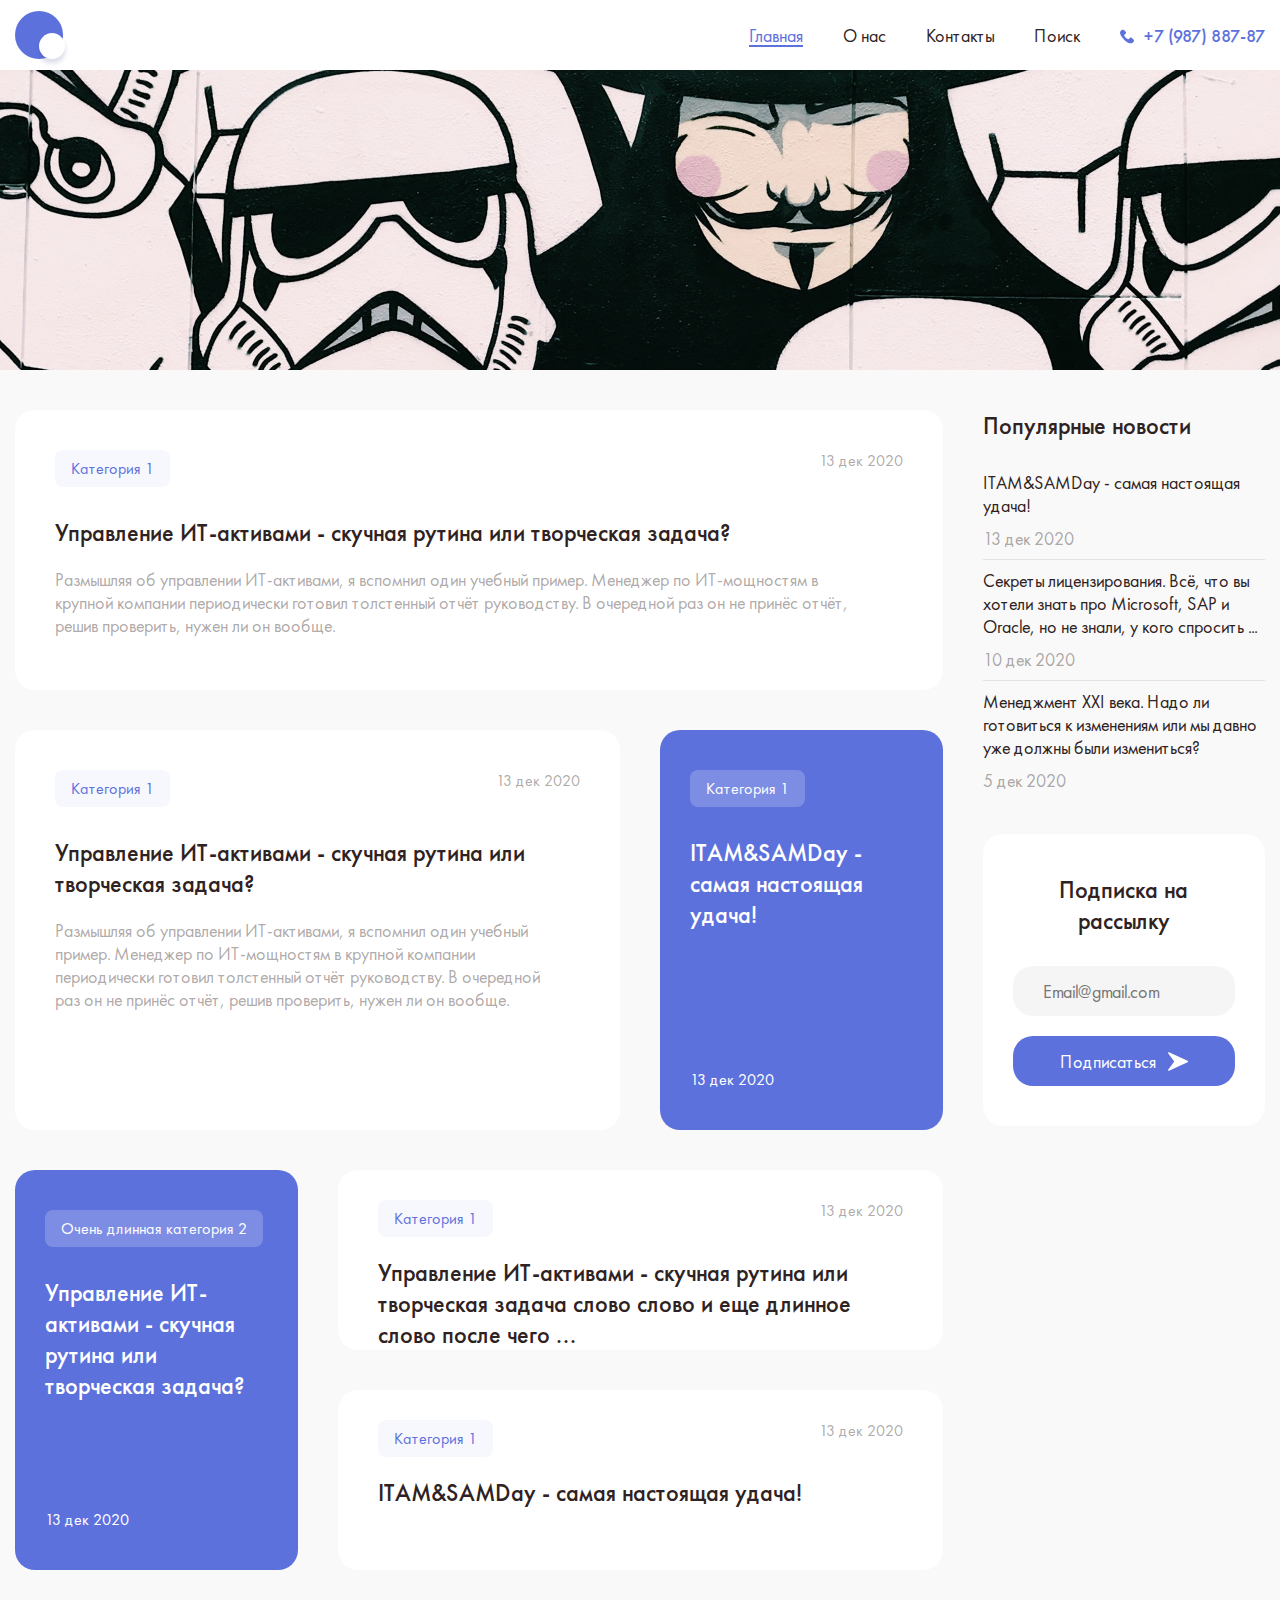
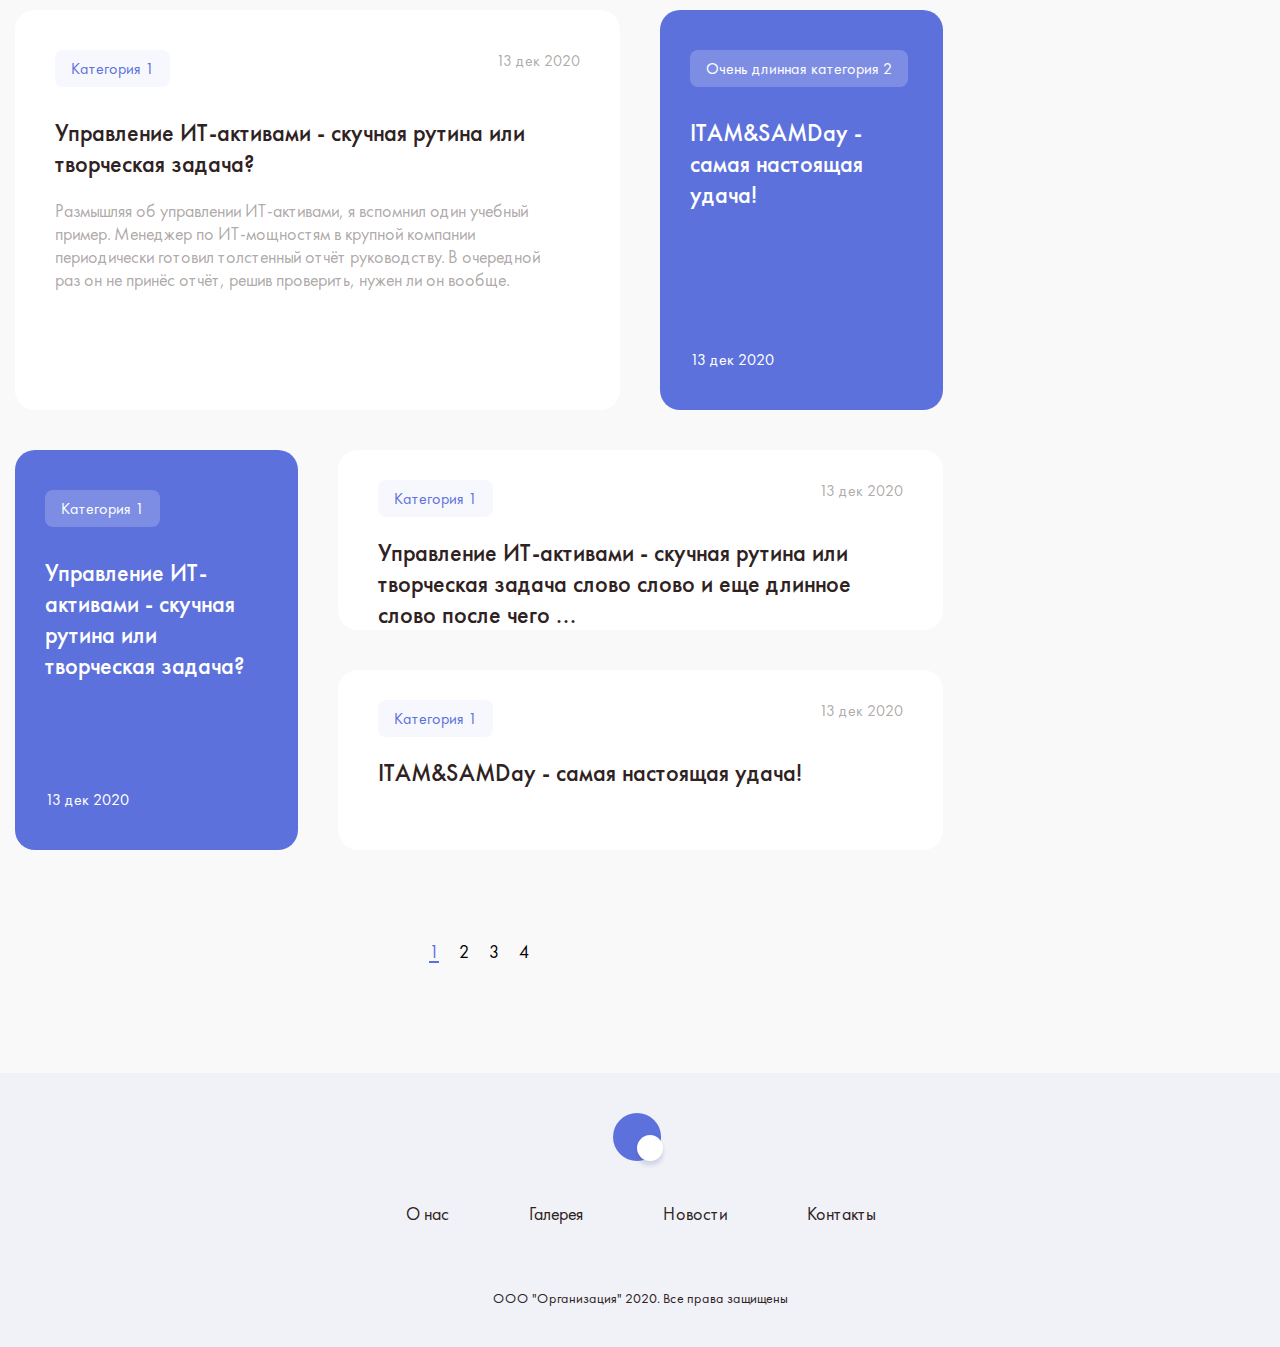
<file: index.html>
<!DOCTYPE html>
<html lang="en">

<head>
    <meta charset="UTF-8">
    <meta name="viewport" content="width=device-width, initial-scale=1.0">
    <title>Главная | Блог</title>
    <link rel="stylesheet" href="css/normalize.css">
    <link rel="stylesheet" href="css/style.css">
    <link rel="stylesheet" href="css/media.css">
</head>

<body>
    <div class="toggle-sidebar">
        <button class="menu-icon-wrapper">
            <div class="menu-icon"></div>
        </button>
    </div>
    <header class="header">
        <div class="container header__container">
            <a class="logo header__logo">
                <img src="image/logo.svg" alt="Логотип">
            </a>
            <div class="header__right">
                <nav class="nav header__nav">
                    <ul class="header__nav__list nav__list list-reset">
                        <li class="nav__item"><a class="nav__link nav__link--current">Главная</a></li>
                        <li class="nav__item"><a href="#" class="nav__link">О нас</a></li>
                        <li class="nav__item"><a href="contact.html" class="nav__link">Контакты</a></li>
                        <li class="nav__item"><a href="#" class="nav__link search-link">Поиск</a></li>
                    </ul>
                </nav>
                <a href="tel:+798788787" class="phone">+7 (987) 887-87</a>
            </div>
        </div>
        <div class="header-search">
            <button class="btn-reset header-search__close">
                <svg width="10" height="10" viewBox="0 0 10 10" fill="none" xmlns="http://www.w3.org/2000/svg">
                    <path
                        d="M0.141602 0.834488C-0.0458984 0.646988 -0.0458984 0.334925 0.141602 0.140869C0.335657 -0.0466309 0.641164 -0.0466309 0.83522 0.140869L4.99737 4.31001L9.16651 0.140869C9.35401 -0.0466309 9.66608 -0.0466309 9.85314 0.140869C10.0472 0.334925 10.0472 0.647425 9.85314 0.834488L5.69099 4.99708L9.85314 9.16622C10.0472 9.35372 10.0472 9.66578 9.85314 9.85984C9.66564 10.0473 9.35358 10.0473 9.16651 9.85984L4.99737 5.69069L0.83522 9.85984C0.641164 10.0473 0.335657 10.0473 0.141602 9.85984C-0.0458984 9.66578 -0.0458984 9.35328 0.141602 9.16622L4.30375 4.99708L0.141602 0.834488Z"
                        fill="#2F2222" />
                </svg>
            </button>
            <form action="#" class="header-search__form">
                <input type="search" class="header-search__input form-input">
                <button class="header-search__btn form-btn btn-reset">
                    <span>Найти</span>
                    <svg width="20" height="20" viewBox="0 0 20 20" fill="none" xmlns="http://www.w3.org/2000/svg">
                        <path
                            d="M19.8779 18.6996L14.0681 12.8897C15.17 11.5293 15.8334 9.79975 15.8334 7.9167C15.8334 3.55145 12.2819 0 7.91666 0C3.55141 0 0 3.55145 0 7.9167C0 12.2819 3.55145 15.8334 7.9167 15.8334C9.79975 15.8334 11.5293 15.17 12.8897 14.0681L18.6996 19.878C18.8623 20.0407 19.1261 20.0407 19.2889 19.878L19.878 19.2888C20.0407 19.1261 20.0407 18.8623 19.8779 18.6996ZM7.9167 14.1667C4.47024 14.1667 1.66668 11.3631 1.66668 7.9167C1.66668 4.47024 4.47024 1.66668 7.9167 1.66668C11.3631 1.66668 14.1667 4.47024 14.1667 7.9167C14.1667 11.3631 11.3631 14.1667 7.9167 14.1667Z"
                            fill="white" />
                    </svg>
                </button>
            </form>
        </div>
    </header>
    <main class="main">
        <section class="banner">
            <h1 class="visually-hidden">Сайт-блог</h1>
        </section>
        <section class="content">
            <h2 class="visually-hidden">Статьи блога</h2>
            <div class="container content__container">
                <div class="posts">
                    <article class="blog-post blog-post--main">
                        <a href="#" class="blog-post__category">Категория 1</a>
                        <h3 class="blog-post__title blog-title">
                            <a href="#" class="blog-post__link"> Управление ИТ-активами - скучная рутина или творческая
                                задача?</a>
                        </h3>
                        <p class="blog-post__descr">
                            Размышляя об управлении ИТ-активами, я вспомнил один учебный пример. Менеджер по
                            ИТ-мощностям
                            в крупной компании периодически готовил толстенный отчёт руководству. В очередной раз он не
                            принёс
                            отчёт, решив проверить, нужен ли он вообще.
                        </p>
                        <time class="blog-post__date">13 дек 2020</time>
                    </article>
                    <ul class="post-grid list-reset">
                        <li class="post-grid__item">
                            <article class="blog-post">
                                <a href="#" class="blog-post__category">Категория 1</a>
                                <h3 class="blog-post__title blog-title">
                                    <a href="#" class="blog-post__link"> Управление ИТ-активами - скучная рутина или
                                        творческая задача?</a>
                                </h3>
                                <p class="blog-post__descr">
                                    Размышляя об управлении ИТ-активами, я вспомнил один учебный пример. Менеджер по
                                    ИТ-мощностям
                                    в крупной компании периодически готовил толстенный отчёт руководству. В очередной
                                    раз он не принёс
                                    отчёт, решив проверить, нужен ли он вообще.
                                </p>
                                <time class="blog-post__date">13 дек 2020</time>
                            </article>
                        </li>
                        <li class="post-grid__item">
                            <article class="blog-post">
                                <a href="#" class="blog-post__category">Категория 1</a>
                                <h3 class="blog-post__title blog-title">
                                    <a href="#" class="blog-post__link">ITAM&SAMDay - самая настоящая удача!</a>
                                </h3>
                                <time class="blog-post__date">13 дек 2020</time>
                            </article>
                        </li>
                        <li class="post-grid__item">
                            <article class="blog-post">
                                <a href="#" class="blog-post__category">Очень длинная категория 2</a>
                                <h3 class="blog-post__title blog-title">
                                    <a href="#" class="blog-post__link">
                                        Управление ИТ-активами - скучная рутина или творческая задача?
                                    </a>
                                </h3>
                                <time class="blog-post__date">13 дек 2020</time>
                            </article>
                        </li>
                        <li class="post-grid__item">
                            <article class="blog-post">
                                <a href="#" class="blog-post__category">Категория 1</a>
                                <h3 class="blog-post__title blog-title">
                                    <a href="#" class="blog-post__link">
                                        Управление ИТ-активами - скучная рутина или творческая задача
                                        слово слово и еще длинное слово после чего ...
                                    </a>
                                </h3>
                                <p class="blog-post__descr">
                                    Размышляя об управлении ИТ-активами, я вспомнил один учебный пример. Менеджер по
                                    ИТ-мощностям
                                    в крупной компании периодически готовил толстенный отчёт руководству. В очередной
                                    раз он не принёс
                                    отчёт, решив проверить, нужен ли он вообще.
                                </p>
                                <time class="blog-post__date">13 дек 2020</time>
                            </article>
                        </li>
                        <li class="post-grid__item">
                            <article class="blog-post">
                                <a href="#" class="blog-post__category">Категория 1</a>
                                <h3 class="blog-post__title blog-title">
                                    <a href="#" class="blog-post__link">ITAM&SAMDay - самая настоящая удача! </a>
                                </h3>
                                <time class="blog-post__date">13 дек 2020</time>
                            </article>
                        </li>
                        <li class="post-grid__item">
                            <article class="blog-post">
                                <a href="#" class="blog-post__category">Категория 1</a>
                                <h3 class="blog-post__title blog-title">
                                    <a href="#" class="blog-post__link">
                                        Управление ИТ-активами - скучная рутина или творческая задача?
                                    </a>
                                </h3>
                                <p class="blog-post__descr">
                                    Размышляя об управлении ИТ-активами, я вспомнил один учебный пример. Менеджер по
                                    ИТ-мощностям
                                    в крупной компании периодически готовил толстенный отчёт руководству. В очередной
                                    раз он не принёс
                                    отчёт, решив проверить, нужен ли он вообще.
                                </p>
                                <time class="blog-post__date">13 дек 2020</time>
                            </article>
                        </li>
                        <li class="post-grid__item">
                            <article class="blog-post">
                                <a href="#" class="blog-post__category">Очень длинная категория 2</a>
                                <h3 class="blog-post__title blog-title">
                                    <a href="#" class="blog-post__link">ITAM&SAMDay - самая настоящая удача!</a>
                                </h3>
                                <time class="blog-post__date">13 дек 2020</time>
                            </article>
                        </li>
                        <li class="post-grid__item">
                            <article class="blog-post">
                                <a href="#" class="blog-post__category">Категория 1</a>
                                <h3 class="blog-post__title blog-title">
                                    <a href="#" class="blog-post__link">
                                        Управление ИТ-активами - скучная рутина или творческая задача?
                                    </a>
                                </h3>
                                <time class="blog-post__date">13 дек 2020</time>
                            </article>
                        </li>
                        <li class="post-grid__item">
                            <article class="blog-post">
                                <a href="#" class="blog-post__category">Категория 1</a>
                                <h3 class="blog-post__title blog-title">
                                    <a href="#" class="blog-post__link">
                                        Управление ИТ-активами - скучная рутина или творческая задача
                                        слово слово и еще длинное слово после чего ...
                                    </a>
                                </h3>
                                <time class="blog-post__date">13 дек 2020</time>
                            </article>
                        </li>
                        <li class="post-grid__item">
                            <article class="blog-post">
                                <a href="#" class="blog-post__category">Категория 1</a>
                                <h3 class="blog-post__title blog-title">
                                    <a href="#" class="blog-post__link">ITAM&SAMDay - самая настоящая удача!</a>
                                </h3>
                                <time class="blog-post__date">13 дек 2020</time>
                            </article>
                        </li>
                    </ul>
                    <ul class="pagination list-reset">
                        <li class="pagination__item">
                            <a href="" class="pagination__link pagination__link--current">1</a>
                        </li>
                        <li class="pagination__item">
                            <a href="" class="pagination__link">2</a>
                        </li>
                        <li class="pagination__item">
                            <a href="" class="pagination__link">3</a>
                        </li>
                        <li class="pagination__item">
                            <a href="" class="pagination__link">4</a>
                        </li>
                    </ul>
                </div>
                <aside class="sidebar">
                    <div class="popular-posts">
                        <h3 class="popular-posts__title blog-title">
                            Популярные новости
                        </h3>
                        <ul class="popular-posts__list list-reset">
                            <li class="popular-posts__item ">
                                <article class="blog-post popular-posts__article">
                                    <h3 class="blog-post__title blog-title">
                                        <a href="#" class="blog-post__link">ITAM&SAMDay - самая настоящая удача!</a>
                                    </h3>
                                    <time class="blog-post__date">13 дек 2020</time>
                                </article>
                            </li>
                            <li class="popular-posts__item">
                                <article class="blog-post popular-posts__article">
                                    <h3 class="blog-post__title blog-title">
                                        <a href="#" class="blog-post__link">
                                            Секреты лицензирования. Всё, что вы хотели знать
                                            про Microsoft, SAP и Oracle, но не знали, у кого спросить ...
                                        </a>
                                    </h3>
                                    <time class="blog-post__date">10 дек 2020</time>
                                </article>
                            </li>
                            <li class="popular-posts__item">
                                <article class="blog-post popular-posts__article">
                                    <h3 class="blog-post__title blog-title">
                                        <a href="#" class="blog-post__link">
                                            Менеджмент XXI века. Надо ли готовиться к изменениям или мы давно
                                            уже должны были измениться?
                                        </a>
                                    </h3>
                                    <time class="blog-post__date">5 дек 2020</time>
                                </article>
                            </li>
                        </ul>
                    </div>
                    <div class="subscribe">
                        <h3 class="subscribe__title blog-title">Подписка на рассылку</h3>
                        <form action="#" class="subscribe__form sub-form">
                            <input type="email" class="sub-form__input form-input" placeholder="Email@gmail.com">
                            <button class="sub-form__btn form-btn btn-reset">
                                <span>Подписаться</span>
                                <svg width="20" height="19" viewBox="0 0 20 19" fill="none"
                                    xmlns="http://www.w3.org/2000/svg">
                                    <path
                                        d="M19.5857 8.85046L1.01474 0.279244C0.719033 0.144962 0.366184 0.22496 0.160475 0.479239C-0.046663 0.733519 -0.0538057 1.09494 0.143332 1.35636L6.25033 9.49902L0.143332 17.6417C-0.0538057 17.9031 -0.046663 18.2659 0.159046 18.5188C0.297614 18.6917 0.504752 18.7845 0.714747 18.7845C0.816173 18.7845 0.917599 18.7631 1.01331 18.7188L19.5843 10.1476C19.8386 10.0304 20 9.77758 20 9.49902C20 9.22045 19.8386 8.9676 19.5857 8.85046Z"
                                        fill="white" />
                                </svg>
                            </button>
                        </form>
                    </div>
                </aside>
            </div>
        </section>
    </main>
    <footer class="footer">
        <div class="container footer__container">
            <a class="logo footer__logo">
                <img src="image/logo.svg" alt="Логотип">
            </a>
            <nav class="nav footer__nav">
                <ul class="nav__list list-reset">
                    <li class="nav__item"><a href="#" class="nav__link">О нас</a></li>
                    <li class="nav__item"><a href="#" class="nav__link">Галерея</a></li>
                    <li class="nav__item"><a href="#" class="nav__link">Новости</a></li>
                    <li class="nav__item"><a href="#" class="nav__link">Контакты</a></li>
                </ul>
            </nav>
            <small class="footer__copy">ООО "Организация" 2020. Все права защищены</small>
        </div>
    </footer>
    <script>
        const searchLink = document.querySelector('.search-link');
        const searchBlock = document.querySelector('.header-search');
        const searchClose = document.querySelector('.header-search__close');
        searchLink.addEventListener('click', () => {
            searchBlock.style.display = 'block'
        });

        searchClose.addEventListener('click', () => {
            searchBlock.style.display = 'none'
        });

        /*Выбор на мобильных устройствах */
        const sidebarToggleBtn = document.querySelector('.menu-icon-wrapper');
        const menuIcon = document.querySelector('.menu-icon');
        const sidebar = document.querySelector('.header__right');

        sidebarToggleBtn.onclick = function () {
            menuIcon.classList.toggle('menu-icon-active');
            sidebar.classList.toggle('sidebar--mobile-active');
        };
    </script>

</body>

</html>
</file>
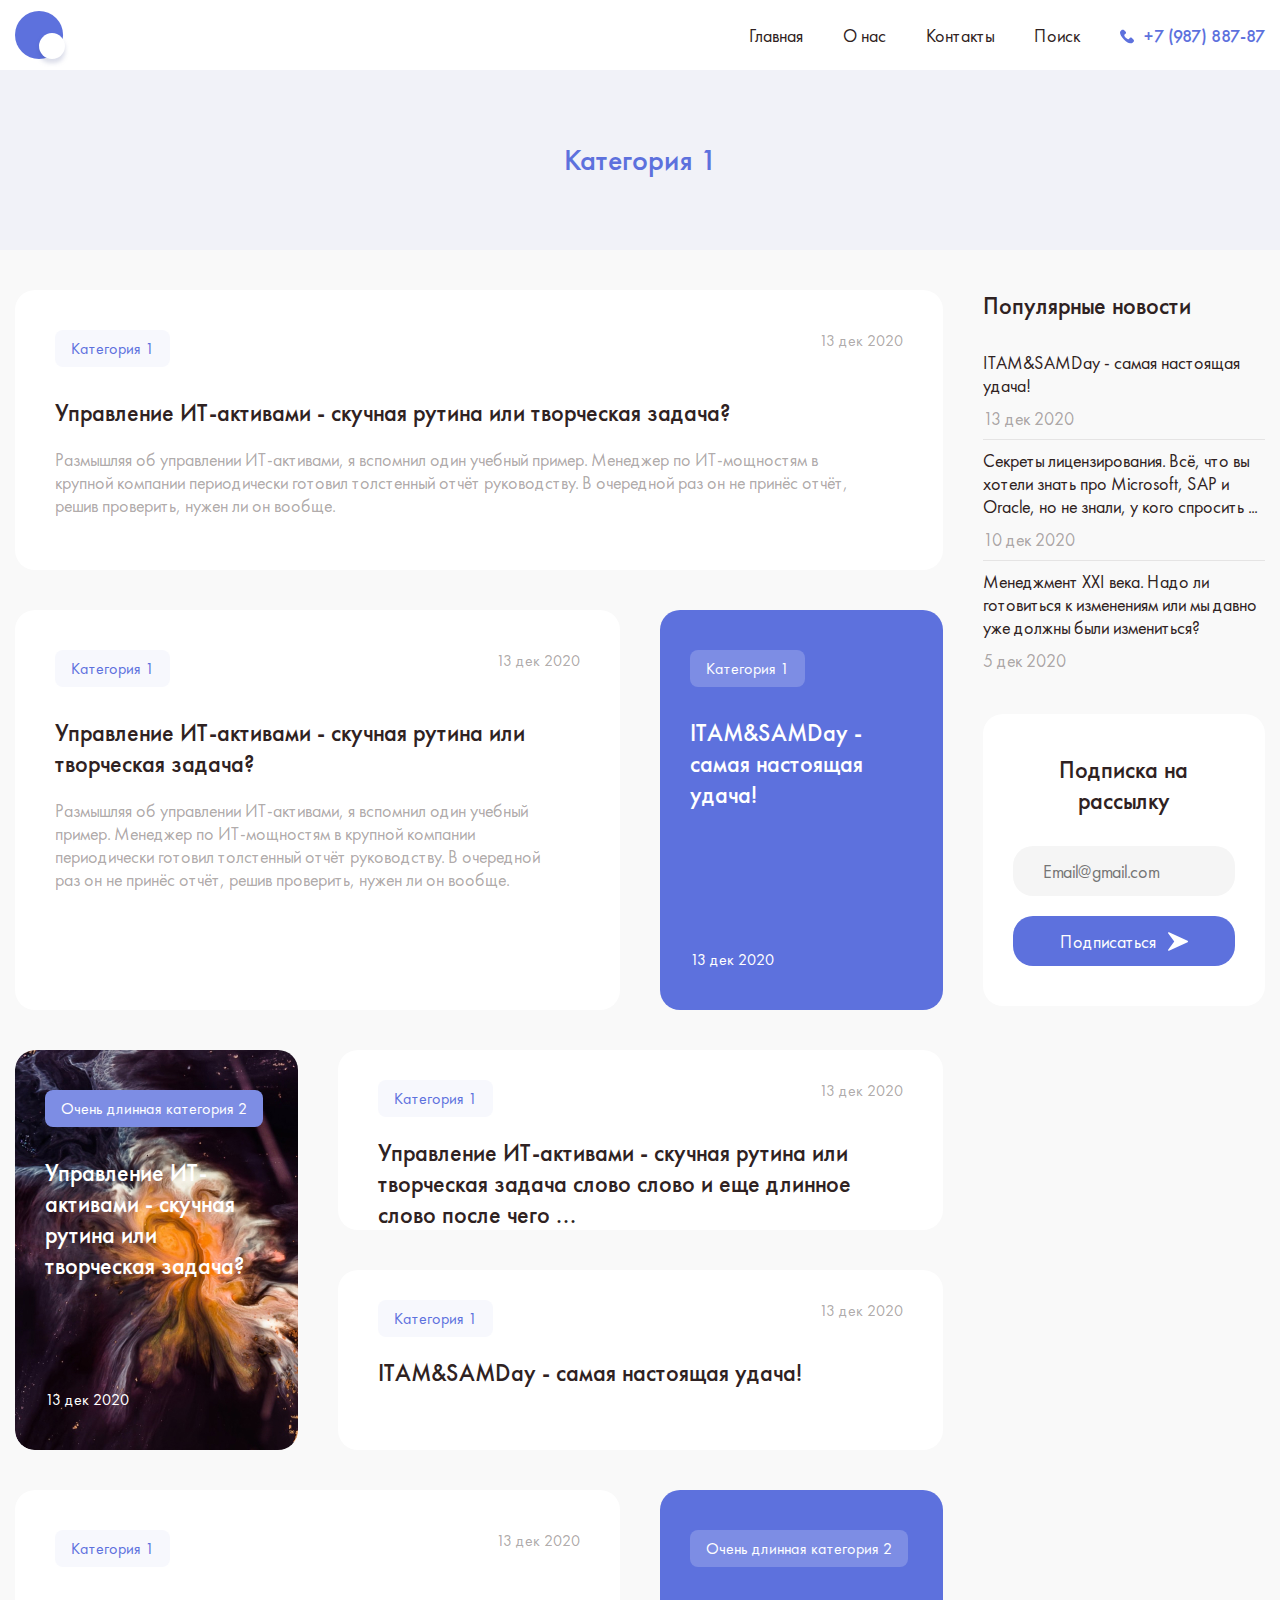
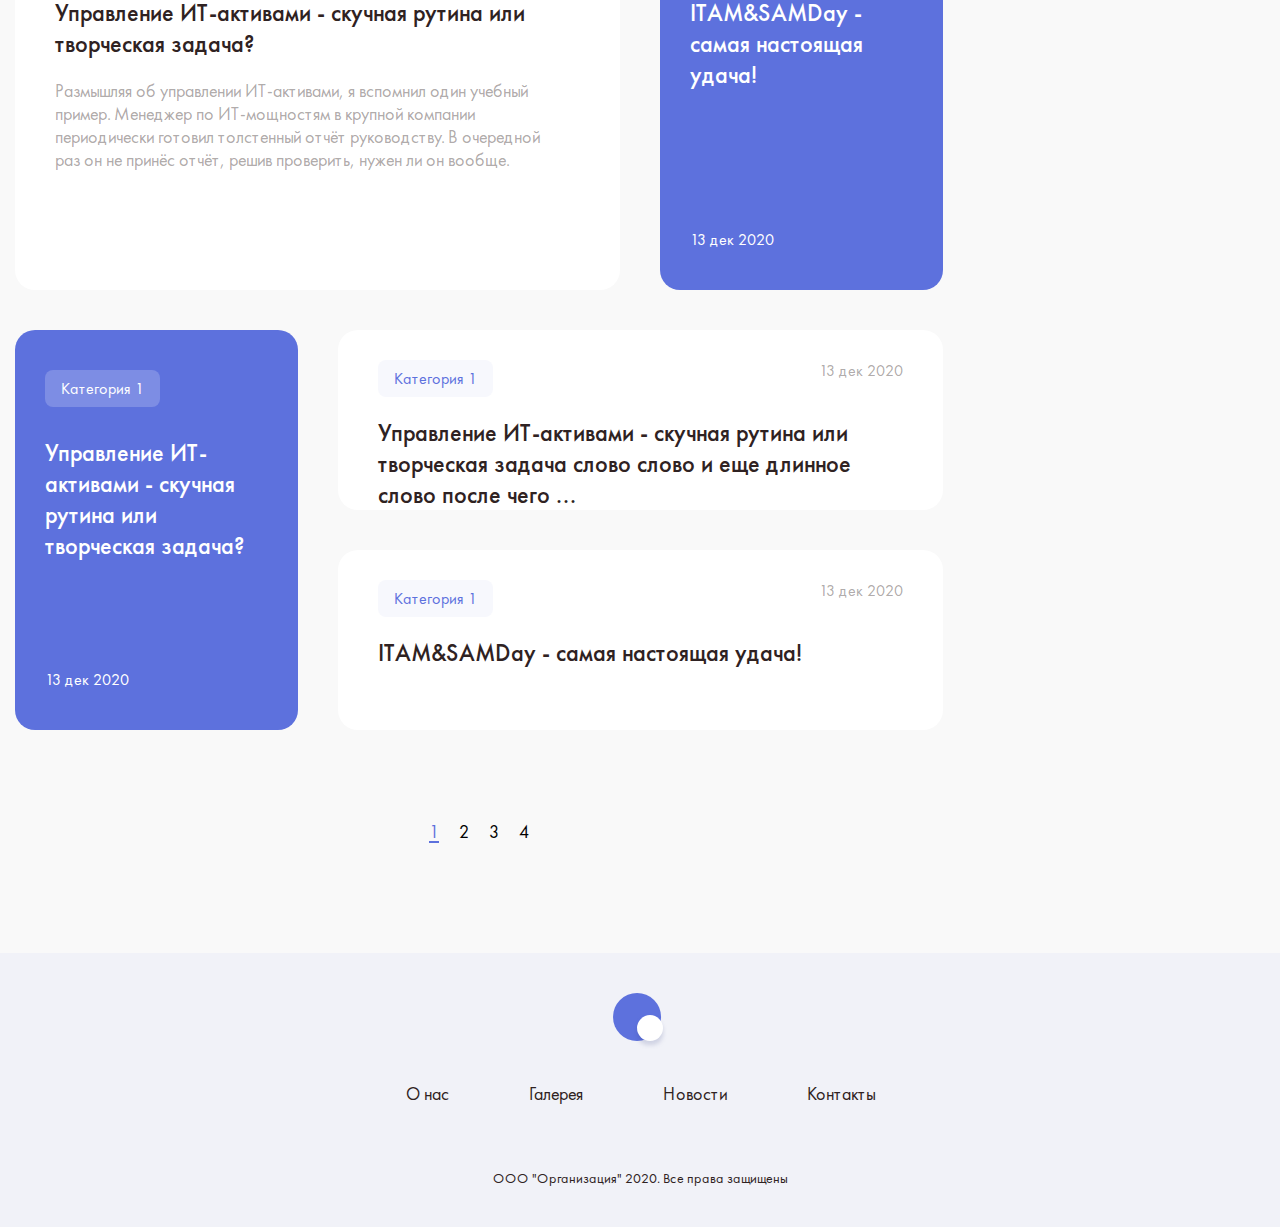
<file: category.html>
<!DOCTYPE html>
<html lang="en">

<head>
    <meta charset="UTF-8">
    <meta name="viewport" content="width=device-width, initial-scale=1.0">
    <title>Категория | Блог</title>
    <link rel="stylesheet" href="css/normalize.css">
    <link rel="stylesheet" href="css/style.css">
    <link rel="stylesheet" href="css/category.css">
    <link rel="stylesheet" href="css/media.css">
</head>

<body>
    <header class="header">
        <div class="container header__container">
            <a class="logo header__logo">
                <img src="image/logo.svg" alt="Логотип">
            </a>
            <div class="header__right">
                <nav class="nav header__nav">
                    <ul class="nav__list list-reset header__nav__list">
                        <li class="nav__item"><a href="index.html" class="nav__link">Главная</a></li>
                        <li class="nav__item"><a href="#" class="nav__link">О нас</a></li>
                        <li class="nav__item"><a href="contact.html" class="nav__link">Контакты</a></li>
                        <li class="nav__item"><a href="#" class="nav__link">Поиск</a></li>
                    </ul>
                </nav>
                <a href="tel:+798788787" class="phone">+7 (987) 887-87</a>
            </div>
        </div>
        <div class="header-search">
            <button class="btn-reset header-search__close">
                <svg width="10" height="10" viewBox="0 0 10 10" fill="none" xmlns="http://www.w3.org/2000/svg">
                    <path
                        d="M0.141602 0.834488C-0.0458984 0.646988 -0.0458984 0.334925 0.141602 0.140869C0.335657 -0.0466309 0.641164 -0.0466309 0.83522 0.140869L4.99737 4.31001L9.16651 0.140869C9.35401 -0.0466309 9.66608 -0.0466309 9.85314 0.140869C10.0472 0.334925 10.0472 0.647425 9.85314 0.834488L5.69099 4.99708L9.85314 9.16622C10.0472 9.35372 10.0472 9.66578 9.85314 9.85984C9.66564 10.0473 9.35358 10.0473 9.16651 9.85984L4.99737 5.69069L0.83522 9.85984C0.641164 10.0473 0.335657 10.0473 0.141602 9.85984C-0.0458984 9.66578 -0.0458984 9.35328 0.141602 9.16622L4.30375 4.99708L0.141602 0.834488Z"
                        fill="#2F2222" />
                </svg>
            </button>
            <form action="#" class="header-search__form">
                <input type="search" class="header-search__input form-input">
                <button class="header-search__btn form-btn btn-reset">
                    <span>Найти</span>
                    <svg width="20" height="20" viewBox="0 0 20 20" fill="none" xmlns="http://www.w3.org/2000/svg">
                        <path
                            d="M19.8779 18.6996L14.0681 12.8897C15.17 11.5293 15.8334 9.79975 15.8334 7.9167C15.8334 3.55145 12.2819 0 7.91666 0C3.55141 0 0 3.55145 0 7.9167C0 12.2819 3.55145 15.8334 7.9167 15.8334C9.79975 15.8334 11.5293 15.17 12.8897 14.0681L18.6996 19.878C18.8623 20.0407 19.1261 20.0407 19.2889 19.878L19.878 19.2888C20.0407 19.1261 20.0407 18.8623 19.8779 18.6996ZM7.9167 14.1667C4.47024 14.1667 1.66668 11.3631 1.66668 7.9167C1.66668 4.47024 4.47024 1.66668 7.9167 1.66668C11.3631 1.66668 14.1667 4.47024 14.1667 7.9167C14.1667 11.3631 11.3631 14.1667 7.9167 14.1667Z"
                            fill="white" />
                    </svg>
                </button>
            </form>
        </div>
    </header>
    <main class="main">
        <section class="category-banner">
            <h1 class="category-banner__title">Категория 1</h1>
        </section>
        <section class="content">
            <h2 class="visually-hidden">Статьи блога</h2>
            <div class="container content__container">
                <div class="posts">
                    <article class="blog-post blog-post--main">
                        <a href="#" class="blog-post__category">Категория 1</a>
                        <h3 class="blog-post__title blog-title">
                            <a href="#" class="blog-post__link"> Управление ИТ-активами - скучная рутина или творческая
                                задача?</a>
                        </h3>
                        <p class="blog-post__descr">
                            Размышляя об управлении ИТ-активами, я вспомнил один учебный пример. Менеджер по
                            ИТ-мощностям
                            в крупной компании периодически готовил толстенный отчёт руководству. В очередной раз он не
                            принёс
                            отчёт, решив проверить, нужен ли он вообще.
                        </p>
                        <time class="blog-post__date">13 дек 2020</time>
                    </article>
                    <ul class="post-grid list-reset">
                        <li class="post-grid__item">
                            <article class="blog-post">
                                <a href="#" class="blog-post__category">Категория 1</a>
                                <h3 class="blog-post__title blog-title">
                                    <a href="#" class="blog-post__link"> Управление ИТ-активами - скучная рутина или
                                        творческая задача?</a>
                                </h3>
                                <p class="blog-post__descr">
                                    Размышляя об управлении ИТ-активами, я вспомнил один учебный пример. Менеджер по
                                    ИТ-мощностям
                                    в крупной компании периодически готовил толстенный отчёт руководству. В очередной
                                    раз он не принёс
                                    отчёт, решив проверить, нужен ли он вообще.
                                </p>
                                <time class="blog-post__date">13 дек 2020</time>
                            </article>
                        </li>
                        <li class="post-grid__item">
                            <article class="blog-post">
                                <a href="#" class="blog-post__category">Категория 1</a>
                                <h3 class="blog-post__title blog-title">
                                    <a href="#" class="blog-post__link">ITAM&SAMDay - самая настоящая удача!</a>
                                </h3>
                                <time class="blog-post__date">13 дек 2020</time>
                            </article>
                        </li>
                        <li class="post-grid__item" style="background-image: url('');">
                            <article class="blog-post" style="background-image: url(/image/post_img.jpg);">
                                <a href="#" class="blog-post__category">Очень длинная категория 2</a>
                                <h3 class="blog-post__title blog-title">
                                    <a href="#" class="blog-post__link">
                                        Управление ИТ-активами - скучная рутина или творческая задача?
                                    </a>
                                </h3>
                                <time class="blog-post__date">13 дек 2020</time>
                            </article>
                        </li>
                        <li class="post-grid__item">
                            <article class="blog-post">
                                <a href="#" class="blog-post__category">Категория 1</a>
                                <h3 class="blog-post__title blog-title">
                                    <a href="#" class="blog-post__link">
                                        Управление ИТ-активами - скучная рутина или творческая задача
                                        слово слово и еще длинное слово после чего ...
                                    </a>
                                </h3>
                                <p class="blog-post__descr">
                                    Размышляя об управлении ИТ-активами, я вспомнил один учебный пример. Менеджер по
                                    ИТ-мощностям
                                    в крупной компании периодически готовил толстенный отчёт руководству. В очередной
                                    раз он не принёс
                                    отчёт, решив проверить, нужен ли он вообще.
                                </p>
                                <time class="blog-post__date">13 дек 2020</time>
                            </article>
                        </li>
                        <li class="post-grid__item">
                            <article class="blog-post">
                                <a href="#" class="blog-post__category">Категория 1</a>
                                <h3 class="blog-post__title blog-title">
                                    <a href="#" class="blog-post__link">ITAM&SAMDay - самая настоящая удача! </a>
                                </h3>
                                <time class="blog-post__date">13 дек 2020</time>
                            </article>
                        </li>
                        <li class="post-grid__item" style="background-image: url('');">
                            <article class="blog-post">
                                <a href="#" class="blog-post__category">Категория 1</a>
                                <h3 class="blog-post__title blog-title">
                                    <a href="#" class="blog-post__link">
                                        Управление ИТ-активами - скучная рутина или творческая задача?
                                    </a>
                                </h3>
                                <p class="blog-post__descr">
                                    Размышляя об управлении ИТ-активами, я вспомнил один учебный пример. Менеджер по
                                    ИТ-мощностям
                                    в крупной компании периодически готовил толстенный отчёт руководству. В очередной
                                    раз он не принёс
                                    отчёт, решив проверить, нужен ли он вообще.
                                </p>
                                <time class="blog-post__date">13 дек 2020</time>
                            </article>
                        </li>
                        <li class="post-grid__item">
                            <article class="blog-post">
                                <a href="#" class="blog-post__category">Очень длинная категория 2</a>
                                <h3 class="blog-post__title blog-title">
                                    <a href="#" class="blog-post__link">ITAM&SAMDay - самая настоящая удача!</a>
                                </h3>
                                <time class="blog-post__date">13 дек 2020</time>
                            </article>
                        </li>
                        <li class="post-grid__item">
                            <article class="blog-post">
                                <a href="#" class="blog-post__category">Категория 1</a>
                                <h3 class="blog-post__title blog-title">
                                    <a href="#" class="blog-post__link">
                                        Управление ИТ-активами - скучная рутина или творческая задача?
                                    </a>
                                </h3>
                                <time class="blog-post__date">13 дек 2020</time>
                            </article>
                        </li>
                        <li class="post-grid__item" style="background-image: url('');">
                            <article class="blog-post">
                                <a href="#" class="blog-post__category">Категория 1</a>
                                <h3 class="blog-post__title blog-title">
                                    <a href="#" class="blog-post__link">
                                        Управление ИТ-активами - скучная рутина или творческая задача
                                        слово слово и еще длинное слово после чего ...
                                    </a>
                                </h3>
                                <time class="blog-post__date">13 дек 2020</time>
                            </article>
                        </li>
                        <li class="post-grid__item">
                            <article class="blog-post">
                                <a href="#" class="blog-post__category">Категория 1</a>
                                <h3 class="blog-post__title blog-title">
                                    <a href="#" class="blog-post__link">ITAM&SAMDay - самая настоящая удача!</a>
                                </h3>
                                <time class="blog-post__date">13 дек 2020</time>
                            </article>
                        </li>
                    </ul>
                    <ul class="pagination list-reset">
                        <li class="pagination__item">
                            <a href="" class="pagination__link pagination__link--current">1</a>
                        </li>
                        <li class="pagination__item">
                            <a href="" class="pagination__link">2</a>
                        </li>
                        <li class="pagination__item">
                            <a href="" class="pagination__link">3</a>
                        </li>
                        <li class="pagination__item">
                            <a href="" class="pagination__link">4</a>
                        </li>
                    </ul>
                </div>
                <aside class="sidebar">
                    <div class="popular-posts">
                        <h3 class="popular-posts__title blog-title">
                            Популярные новости
                        </h3>
                        <ul class="popular-posts__list list-reset">
                            <li class="popular-posts__item ">
                                <article class="blog-post popular-posts__article">
                                    <h3 class="blog-post__title blog-title">
                                        <a href="#" class="blog-post__link">ITAM&SAMDay - самая настоящая удача!</a>
                                    </h3>
                                    <time class="blog-post__date">13 дек 2020</time>
                                </article>
                            </li>
                            <li class="popular-posts__item">
                                <article class="blog-post popular-posts__article">
                                    <h3 class="blog-post__title blog-title">
                                        <a href="#" class="blog-post__link">
                                            Секреты лицензирования. Всё, что вы хотели знать
                                            про Microsoft, SAP и Oracle, но не знали, у кого спросить ...
                                        </a>
                                    </h3>
                                    <time class="blog-post__date">10 дек 2020</time>
                                </article>
                            </li>
                            <li class="popular-posts__item">
                                <article class="blog-post popular-posts__article">
                                    <h3 class="blog-post__title blog-title">
                                        <a href="#" class="blog-post__link">
                                            Менеджмент XXI века. Надо ли готовиться к изменениям или мы давно
                                            уже должны были измениться?
                                        </a>
                                    </h3>
                                    <time class="blog-post__date">5 дек 2020</time>
                                </article>
                            </li>
                        </ul>
                    </div>
                    <div class="subscribe">
                        <h3 class="subscribe__title blog-title">Подписка на рассылку</h3>
                        <form action="#" class="subscribe__form sub-form">
                            <input type="email" class="sub-form__input form-input" placeholder="Email@gmail.com">
                            <button class="sub-form__btn form-btn btn-reset">
                                <span>Подписаться</span>
                                <svg width="20" height="19" viewBox="0 0 20 19" fill="none"
                                    xmlns="http://www.w3.org/2000/svg">
                                    <path
                                        d="M19.5857 8.85046L1.01474 0.279244C0.719033 0.144962 0.366184 0.22496 0.160475 0.479239C-0.046663 0.733519 -0.0538057 1.09494 0.143332 1.35636L6.25033 9.49902L0.143332 17.6417C-0.0538057 17.9031 -0.046663 18.2659 0.159046 18.5188C0.297614 18.6917 0.504752 18.7845 0.714747 18.7845C0.816173 18.7845 0.917599 18.7631 1.01331 18.7188L19.5843 10.1476C19.8386 10.0304 20 9.77758 20 9.49902C20 9.22045 19.8386 8.9676 19.5857 8.85046Z"
                                        fill="white" />
                                </svg>
                            </button>
                        </form>
                    </div>
                </aside>
            </div>
        </section>
    </main>
    <footer class="footer">
        <div class="container footer__container">
            <a class="logo footer__logo">
                <img src="image/logo.svg" alt="Логотип">
            </a>
            <nav class="nav footer__nav">
                <ul class="nav__list list-reset">
                    <li class="nav__item"><a href="#" class="nav__link">О нас</a></li>
                    <li class="nav__item"><a href="#" class="nav__link">Галерея</a></li>
                    <li class="nav__item"><a href="#" class="nav__link">Новости</a></li>
                    <li class="nav__item"><a href="contact.html" class="nav__link">Контакты</a></li>
                </ul>
            </nav>
            <small class="footer__copy">ООО "Организация" 2020. Все права защищены</small>
        </div>
    </footer>
    <script>

        const searchLink = document.querySelector('.search-link');
        const searchBlock = document.querySelector('.header-search');
        const searchClose = document.querySelector('.header-search__close');
        searchLink.addEventListener('click', () => {
            searchBlock.style.display = 'block'
        });

        searchClose.addEventListener('click', () => {
            searchBlock.style.display = 'none'
        });
    </script>
</body>

</html>
</file>
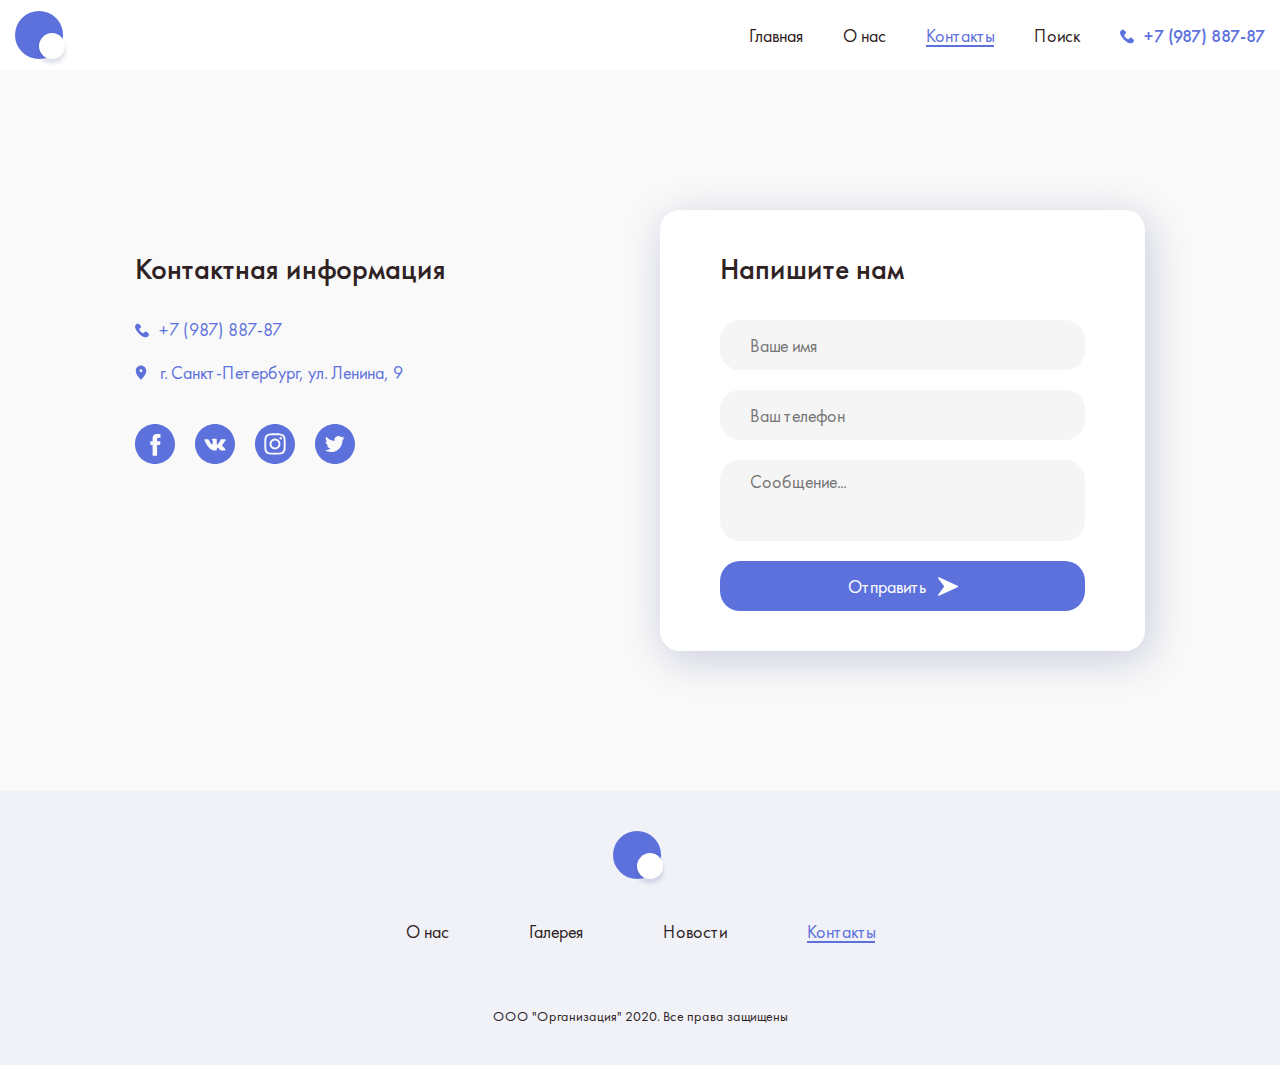
<file: contact.html>
<!DOCTYPE html>
<html lang="en">

<head>
    <meta charset="UTF-8">
    <meta name="viewport" content="width=device-width, initial-scale=1.0">
    <title>Контакты | Блог</title>
    <link rel="stylesheet" href="css/normalize.css">
    <link rel="stylesheet" href="css/style.css">
    <link rel="stylesheet" href="css/contact.css">
    <link rel="stylesheet" href="css/media.css">
</head>

<body>
    <header class="header">
        <div class="container header__container">
            <a class="logo header__logo">
                <img src="image/logo.svg" alt="Логотип">
            </a>
            <div class="header__right">
                <nav class="nav header__nav">
                    <ul class="nav__list list-reset header__nav__list">
                        <li class="nav__item"><a href="index.html" class="nav__link">Главная</a></li>
                        <li class="nav__item"><a href="#" class="nav__link">О нас</a></li>
                        <li class="nav__item"><a class="nav__link nav__link--current">Контакты</a></li>
                        <li class="nav__item"><a href="#" class="nav__link">Поиск</a></li>
                    </ul>
                </nav>
                <a href="tel:+798788787" class="phone">+7 (987) 887-87</a>
            </div>
        </div>
        <div class="header-search">
            <button class="btn-reset header-search__close">
                <svg width="10" height="10" viewBox="0 0 10 10" fill="none" xmlns="http://www.w3.org/2000/svg">
                    <path
                        d="M0.141602 0.834488C-0.0458984 0.646988 -0.0458984 0.334925 0.141602 0.140869C0.335657 -0.0466309 0.641164 -0.0466309 0.83522 0.140869L4.99737 4.31001L9.16651 0.140869C9.35401 -0.0466309 9.66608 -0.0466309 9.85314 0.140869C10.0472 0.334925 10.0472 0.647425 9.85314 0.834488L5.69099 4.99708L9.85314 9.16622C10.0472 9.35372 10.0472 9.66578 9.85314 9.85984C9.66564 10.0473 9.35358 10.0473 9.16651 9.85984L4.99737 5.69069L0.83522 9.85984C0.641164 10.0473 0.335657 10.0473 0.141602 9.85984C-0.0458984 9.66578 -0.0458984 9.35328 0.141602 9.16622L4.30375 4.99708L0.141602 0.834488Z"
                        fill="#2F2222" />
                </svg>
            </button>
            <form action="#" class="header-search__form">
                <input type="search" class="header-search__input form-input">
                <button class="header-search__btn form-btn btn-reset">
                    <span>Найти</span>
                    <svg width="20" height="20" viewBox="0 0 20 20" fill="none" xmlns="http://www.w3.org/2000/svg">
                        <path
                            d="M19.8779 18.6996L14.0681 12.8897C15.17 11.5293 15.8334 9.79975 15.8334 7.9167C15.8334 3.55145 12.2819 0 7.91666 0C3.55141 0 0 3.55145 0 7.9167C0 12.2819 3.55145 15.8334 7.9167 15.8334C9.79975 15.8334 11.5293 15.17 12.8897 14.0681L18.6996 19.878C18.8623 20.0407 19.1261 20.0407 19.2889 19.878L19.878 19.2888C20.0407 19.1261 20.0407 18.8623 19.8779 18.6996ZM7.9167 14.1667C4.47024 14.1667 1.66668 11.3631 1.66668 7.9167C1.66668 4.47024 4.47024 1.66668 7.9167 1.66668C11.3631 1.66668 14.1667 4.47024 14.1667 7.9167C14.1667 11.3631 11.3631 14.1667 7.9167 14.1667Z"
                            fill="white" />
                    </svg>
                </button>
            </form>
        </div>
    </header>
    <main class="main">
        <section class="contacts">
            <h1 class="visually-hidden">Контакты</h1>
            <div class="container contacts-container">
                <div class="contacts__left">
                    <h2 class="contacts__title blog-title">Контактная информация</h2>
                    <a href="tel:+798788787" class="phone contacts--phone">+7 (987) 887-87</a>
                    <address class="address">г. Санкт-Петербург, ул. Ленина, 9</address>
                    <ul class="social list-reset">
                        <li class="social__item"><a href="#" class="social__link social__link--fb"
                                aria-label="Наш Facebook"></a></li>
                        <li class="social__item"><a href="#" class="social__link social__link--vk"
                                aria-label="Наш Vkontakte"></a></li>
                        <li class="social__item"><a href="#" class="social__link social__link--inst"
                                aria-label="Наш Instagram"></a></li>
                        <li class="social__item"><a href="#" class="social__link social__link--tw"
                                aria-label="Наш Twitter"></a></li>
                    </ul>
                </div>
                <div class="contacts__right">
                    <div class="contacts-form-wrapper">
                        <h2 class="contacts__title blog-title">Напишите нам</h2>
                        <form action="#" class="callback-form">
                            <input type="text" class="form-input callback-form__input" placeholder="Ваше имя">
                            <input type="tel" class="form-input callback-form__input" placeholder="Ваш телефон">
                            <textarea class="form-input callback-form__textarea" placeholder="Сообщение..."></textarea>
                            <button class="callback-form__btn form-btn btn-reset">
                                <span>Отправить</span>
                                <svg width="20" height="19" viewBox="0 0 20 19" fill="none"
                                    xmlns="http://www.w3.org/2000/svg">
                                    <path
                                        d="M19.5857 8.85046L1.01474 0.279244C0.719033 0.144962 0.366184 0.22496 0.160475 0.479239C-0.046663 0.733519 -0.0538057 1.09494 0.143332 1.35636L6.25033 9.49902L0.143332 17.6417C-0.0538057 17.9031 -0.046663 18.2659 0.159046 18.5188C0.297614 18.6917 0.504752 18.7845 0.714747 18.7845C0.816173 18.7845 0.917599 18.7631 1.01331 18.7188L19.5843 10.1476C19.8386 10.0304 20 9.77758 20 9.49902C20 9.22045 19.8386 8.9676 19.5857 8.85046Z"
                                        fill="white" />
                                </svg>
                            </button>
                        </form>
                    </div>
                </div>
            </div>
        </section>
    </main>
    <footer class="footer">
        <div class="container footer__container">
            <a class="logo footer__logo">
                <img src="image/logo.svg" alt="Логотип">
            </a>
            <nav class="nav footer__nav">
                <ul class="nav__list list-reset">
                    <li class="nav__item"><a class="nav__link">О нас</a></li>
                    <li class="nav__item"><a href="#" class="nav__link">Галерея</a></li>
                    <li class="nav__item"><a href="#" class="nav__link">Новости</a></li>
                    <li class="nav__item"><a class="nav__link nav__link--current">Контакты</a></li>
                </ul>
            </nav>
            <small class="footer__copy">ООО "Организация" 2020. Все права защищены</small>
        </div>
    </footer>
    <script>

        const searchLink = document.querySelector('.search-link');
        const searchBlock = document.querySelector('.header-search');
        const searchClose = document.querySelector('.header-search__close');
        searchLink.addEventListener('click', () => {
            searchBlock.style.display = 'block'
        });

        searchClose.addEventListener('click', () => {
            searchBlock.style.display = 'none'
        });

    </script>
</body>

</html>
</file>
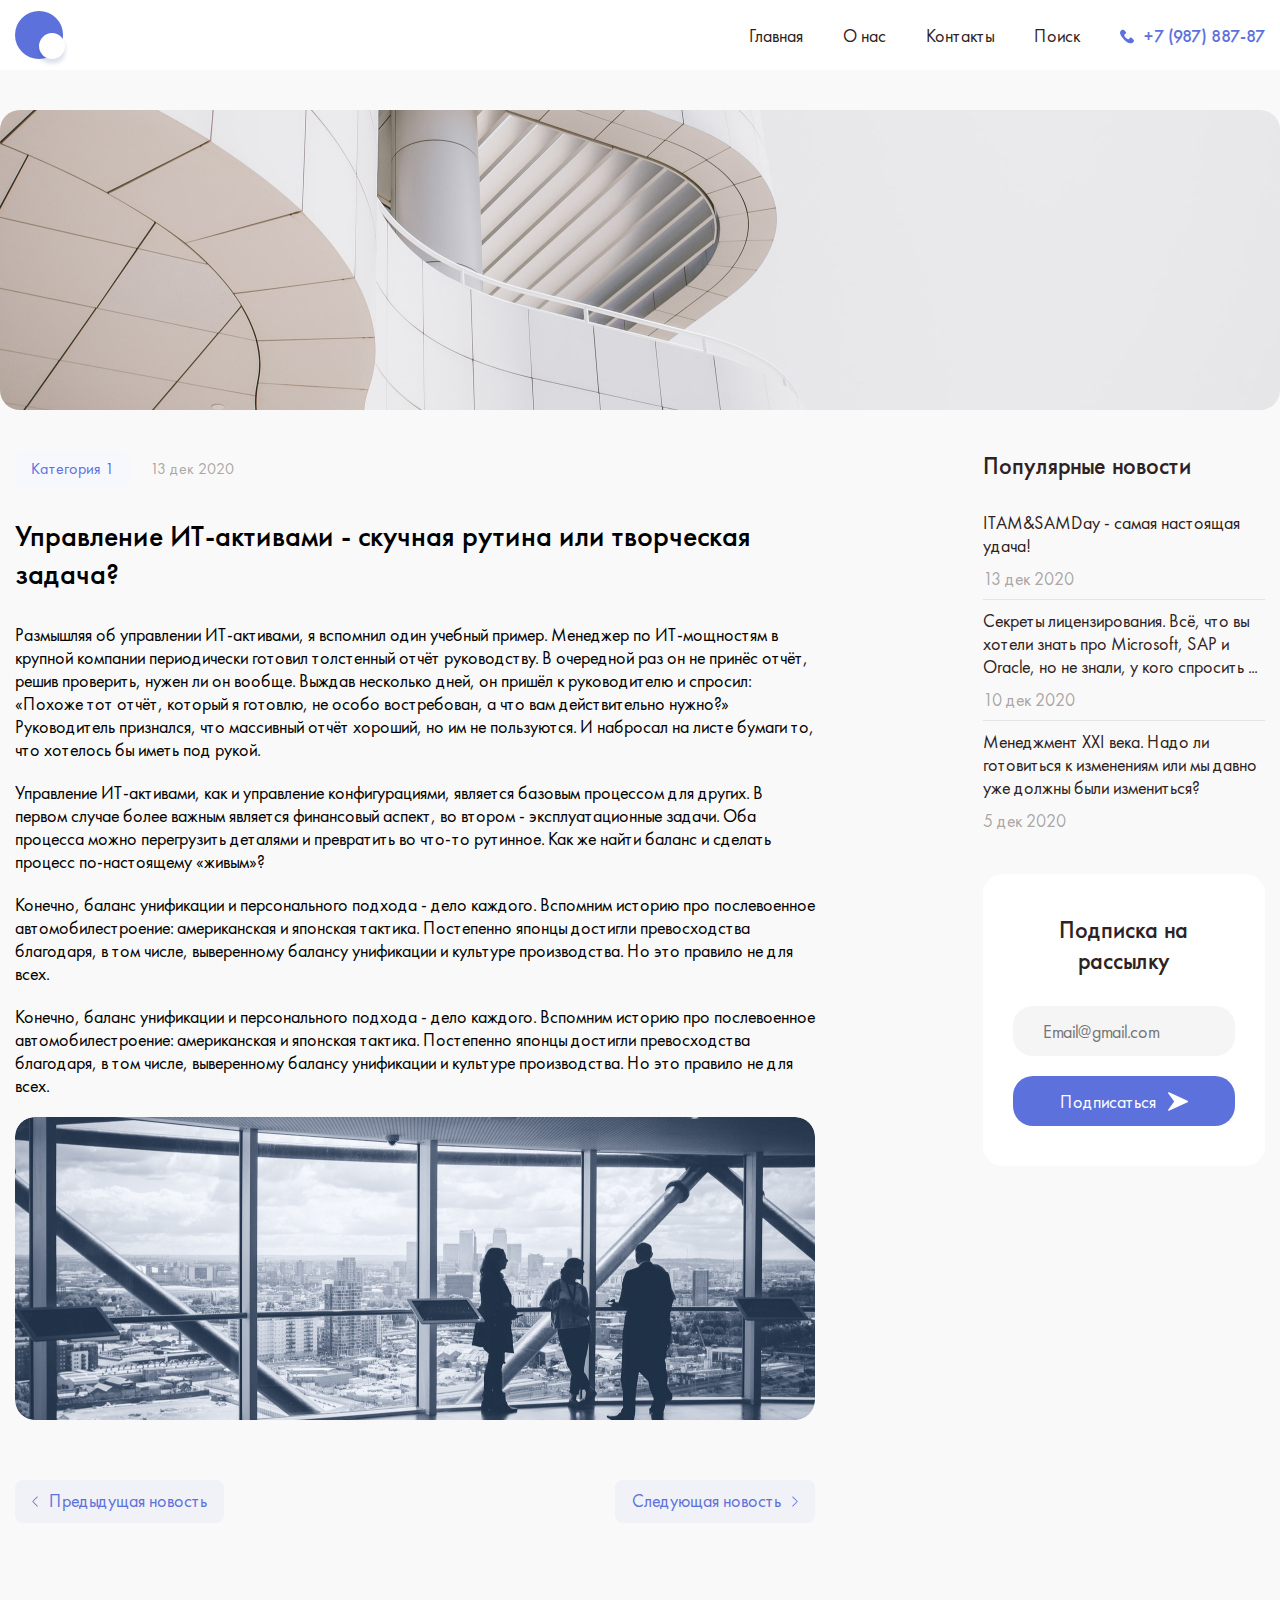
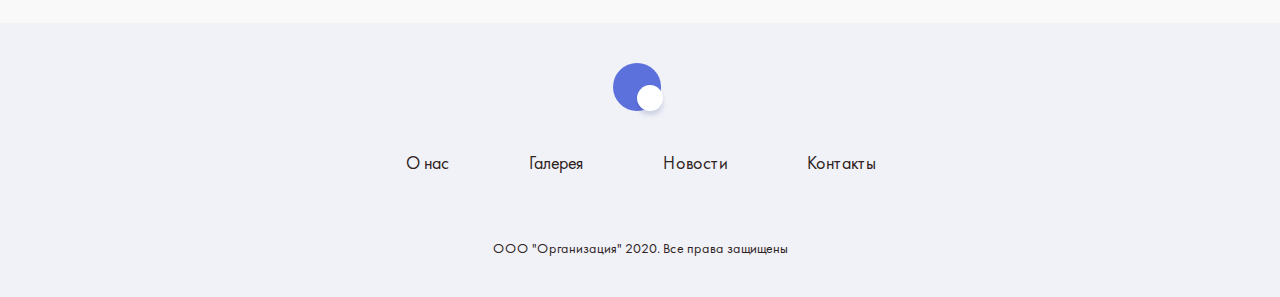
<file: post.html>
<!DOCTYPE html>
<html lang="en">

<head>
    <meta charset="UTF-8">
    <meta name="viewport" content="width=device-width, initial-scale=1.0">
    <title> Пост | Блог</title>
    <link rel="stylesheet" href="css/normalize.css">
    <link rel="stylesheet" href="css/style.css">
    <link rel="stylesheet" href="css/post.css">
    <link rel="stylesheet" href="css/media.css">
</head>

<body>
    <header class="header">
        <div class="container header__container">
            <a class="logo header__logo">
                <img src="image/logo.svg" alt="Логотип">
            </a>
            <div class="header__right">
                <nav class="nav header__nav">
                    <ul class="nav__list list-reset header__nav__list">
                        <li class="nav__item"><a href="index.html" class="nav__link">Главная</a></li>
                        <li class="nav__item"><a href="#" class="nav__link">О нас</a></li>
                        <li class="nav__item"><a href="contact.html" class="nav__link">Контакты</a></li>
                        <li class="nav__item"><a href="#" class="nav__link">Поиск</a></li>
                    </ul>
                </nav>
                <a href="tel:+798788787" class="phone">+7 (987) 887-87</a>
            </div>
        </div>
        <div class="header-search">
            <button class="btn-reset header-search__close">
                <svg width="10" height="10" viewBox="0 0 10 10" fill="none" xmlns="http://www.w3.org/2000/svg">
                    <path
                        d="M0.141602 0.834488C-0.0458984 0.646988 -0.0458984 0.334925 0.141602 0.140869C0.335657 -0.0466309 0.641164 -0.0466309 0.83522 0.140869L4.99737 4.31001L9.16651 0.140869C9.35401 -0.0466309 9.66608 -0.0466309 9.85314 0.140869C10.0472 0.334925 10.0472 0.647425 9.85314 0.834488L5.69099 4.99708L9.85314 9.16622C10.0472 9.35372 10.0472 9.66578 9.85314 9.85984C9.66564 10.0473 9.35358 10.0473 9.16651 9.85984L4.99737 5.69069L0.83522 9.85984C0.641164 10.0473 0.335657 10.0473 0.141602 9.85984C-0.0458984 9.66578 -0.0458984 9.35328 0.141602 9.16622L4.30375 4.99708L0.141602 0.834488Z"
                        fill="#2F2222" />
                </svg>
            </button>
            <form action="#" class="header-search__form">
                <input type="search" class="header-search__input form-input">
                <button class="header-search__btn form-btn btn-reset">
                    <span>Найти</span>
                    <svg width="20" height="20" viewBox="0 0 20 20" fill="none" xmlns="http://www.w3.org/2000/svg">
                        <path
                            d="M19.8779 18.6996L14.0681 12.8897C15.17 11.5293 15.8334 9.79975 15.8334 7.9167C15.8334 3.55145 12.2819 0 7.91666 0C3.55141 0 0 3.55145 0 7.9167C0 12.2819 3.55145 15.8334 7.9167 15.8334C9.79975 15.8334 11.5293 15.17 12.8897 14.0681L18.6996 19.878C18.8623 20.0407 19.1261 20.0407 19.2889 19.878L19.878 19.2888C20.0407 19.1261 20.0407 18.8623 19.8779 18.6996ZM7.9167 14.1667C4.47024 14.1667 1.66668 11.3631 1.66668 7.9167C1.66668 4.47024 4.47024 1.66668 7.9167 1.66668C11.3631 1.66668 14.1667 4.47024 14.1667 7.9167C14.1667 11.3631 11.3631 14.1667 7.9167 14.1667Z"
                            fill="white" />
                    </svg>
                </button>
            </form>
        </div>
    </header>
    <main class="main">
        <div class="post-banner">
            <div class="container post-banner__container" style="background-image: url('image/post_baner.png');"></div>
        </div>
        <section class="post-content">
            <div class="container post-content__container">
                <div class="post-wrapper">
                    <div class="post">
                        <div class="post-meta">
                            <a href="#" class="post-category">Категория 1</a>
                            <time class="post-day">13 дек 2020</time>
                        </div>
                        <h1 class="blog-title post-title">Управление ИТ-активами - скучная рутина или творческая задача?
                        </h1>
                        <p>
                            Размышляя об управлении ИТ-активами, я вспомнил один учебный пример. Менеджер по
                            ИТ-мощностям в крупной компании
                            периодически готовил толстенный отчёт руководству. В очередной раз он не принёс отчёт, решив
                            проверить, нужен ли он
                            вообще. Выждав несколько дней, он пришёл к руководителю и спросил: «Похоже тот отчёт,
                            который я готовлю, не особо востребован,
                            а что вам действительно нужно?» Руководитель признался, что массивный отчёт хороший, но им
                            не пользуются. И набросал на листе бумаги
                            то, что хотелось бы иметь под рукой.
                        </p>
                        <p>
                            Управление ИТ-активами, как и управление конфигурациями, является базовым процессом для
                            других. В первом случае более важным является
                            финансовый аспект, во втором - эксплуатационные задачи. Оба процесса можно перегрузить
                            деталями и превратить во что-то рутинное.
                            Как же найти баланс и сделать процесс по-настоящему «живым»?
                        </p>
                        <p>
                            Конечно, баланс унификации и персонального подхода - дело каждого. Вспомним историю про
                            послевоенное автомобилестроение:
                            американская и японская тактика. Постепенно японцы достигли превосходства благодаря, в том
                            числе, выверенному балансу
                            унификации и культуре производства. Но это правило не для всех.
                        </p>
                        <p>
                            Конечно, баланс унификации и персонального подхода - дело каждого. Вспомним историю про
                            послевоенное автомобилестроение:
                            американская и японская тактика. Постепенно японцы достигли превосходства благодаря, в том
                            числе, выверенному балансу унификации
                            и культуре производства. Но это правило не для всех.
                        </p>
                        <img src="image/post_img0.jpg" alt="">
                    </div>
                    <div class="post-links">
                        <a href="" class="post-links__link post-links__link--prev">
                            <svg width="6" height="11" viewBox="0 0 6 11" fill="none"
                                xmlns="http://www.w3.org/2000/svg">
                                <path
                                    d="M0.413444 5.22558L5.03874 0.613083C5.19028 0.462049 5.43563 0.462303 5.58692 0.613865C5.73809 0.765407 5.7377 1.01089 5.58614 1.16205L1.23616 5.50002L5.58629 9.83797C5.73784 9.98914 5.73823 10.2345 5.58708 10.386C5.51124 10.462 5.41188 10.5 5.31253 10.5C5.21342 10.5 5.11446 10.4623 5.03876 10.3868L0.413444 5.77443C0.340456 5.70181 0.299499 5.60299 0.299499 5.50002C0.299499 5.39705 0.340573 5.29834 0.413444 5.22558Z"
                                    fill="#5D71DD" />
                            </svg>
                            <span>Предыдущая новость</span>
                        </a>
                        <a href="" class="post-links__link post-links__link--next">
                            <span>Следующая новость</span>
                            <svg width="6" height="11" viewBox="0 0 6 11" fill="none"
                                xmlns="http://www.w3.org/2000/svg">
                                <path
                                    d="M5.58656 5.22558L0.961262 0.613083C0.80972 0.462049 0.56437 0.462303 0.413081 0.613865C0.26191 0.765407 0.2623 1.01089 0.413862 1.16205L4.76384 5.50002L0.413706 9.83797C0.262164 9.98914 0.261773 10.2345 0.412925 10.386C0.488764 10.462 0.58812 10.5 0.687475 10.5C0.786576 10.5 0.88554 10.4623 0.961243 10.3868L5.58656 5.77443C5.65954 5.70181 5.7005 5.60299 5.7005 5.50002C5.7005 5.39705 5.65943 5.29834 5.58656 5.22558Z"
                                    fill="#5D71DD" />
                            </svg>
                        </a>
                    </div>
                </div>
                <aside class="sidebar">
                    <div class="popular-posts">
                        <h3 class="popular-posts__title blog-title">
                            Популярные новости
                        </h3>
                        <ul class="popular-posts__list list-reset">
                            <li class="popular-posts__item ">
                                <article class="blog-post popular-posts__article">
                                    <h3 class="blog-post__title blog-title">
                                        <a href="#" class="blog-post__link">ITAM&SAMDay - самая настоящая удача!</a>
                                    </h3>
                                    <time class="blog-post__date">13 дек 2020</time>
                                </article>
                            </li>
                            <li class="popular-posts__item">
                                <article class="blog-post popular-posts__article">
                                    <h3 class="blog-post__title blog-title">
                                        <a href="#" class="blog-post__link">
                                            Секреты лицензирования. Всё, что вы хотели знать
                                            про Microsoft, SAP и Oracle, но не знали, у кого спросить ...
                                        </a>
                                    </h3>
                                    <time class="blog-post__date">10 дек 2020</time>
                                </article>
                            </li>
                            <li class="popular-posts__item">
                                <article class="blog-post popular-posts__article">
                                    <h3 class="blog-post__title blog-title">
                                        <a href="#" class="blog-post__link">
                                            Менеджмент XXI века. Надо ли готовиться к изменениям или мы давно
                                            уже должны были измениться?
                                        </a>
                                    </h3>
                                    <time class="blog-post__date">5 дек 2020</time>
                                </article>
                            </li>
                        </ul>
                    </div>
                    <div class="subscribe">
                        <h3 class="subscribe__title blog-title">Подписка на рассылку</h3>
                        <form action="#" class="subscribe__form sub-form">
                            <input type="email" class="sub-form__input form-input" placeholder="Email@gmail.com">
                            <button class="sub-form__btn form-btn btn-reset">
                                <span>Подписаться</span>
                                <svg width="20" height="19" viewBox="0 0 20 19" fill="none"
                                    xmlns="http://www.w3.org/2000/svg">
                                    <path
                                        d="M19.5857 8.85046L1.01474 0.279244C0.719033 0.144962 0.366184 0.22496 0.160475 0.479239C-0.046663 0.733519 -0.0538057 1.09494 0.143332 1.35636L6.25033 9.49902L0.143332 17.6417C-0.0538057 17.9031 -0.046663 18.2659 0.159046 18.5188C0.297614 18.6917 0.504752 18.7845 0.714747 18.7845C0.816173 18.7845 0.917599 18.7631 1.01331 18.7188L19.5843 10.1476C19.8386 10.0304 20 9.77758 20 9.49902C20 9.22045 19.8386 8.9676 19.5857 8.85046Z"
                                        fill="white" />
                                </svg>
                            </button>
                        </form>
                    </div>
                </aside>
            </div>
        </section>
    </main>
    <footer class="footer">
        <div class="container footer__container">
            <a class="logo footer__logo">
                <img src="image/logo.svg" alt="Логотип">
            </a>
            <nav class="nav footer__nav">
                <ul class="nav__list list-reset">
                    <li class="nav__item"><a href="#" class="nav__link">О нас</a></li>
                    <li class="nav__item"><a href="#" class="nav__link">Галерея</a></li>
                    <li class="nav__item"><a href="#" class="nav__link">Новости</a></li>
                    <li class="nav__item"><a href="contact.html" class="nav__link">Контакты</a></li>
                </ul>
            </nav>
            <small class="footer__copy">ООО "Организация" 2020. Все права защищены</small>
        </div>
    </footer>
</body>

</html>
</file>
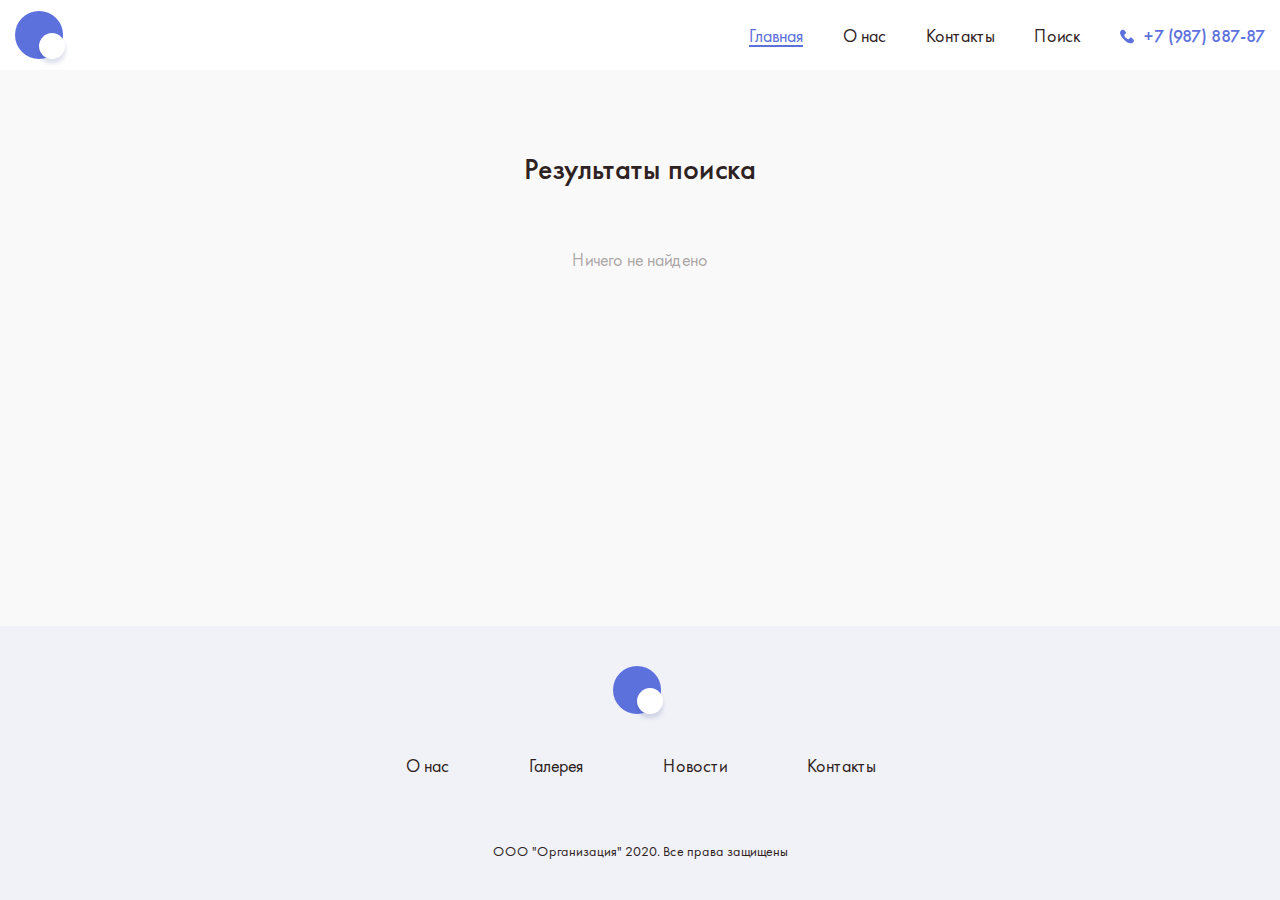
<file: search-not-found.html>
<!DOCTYPE html>
<html lang="en">

<head>
    <meta charset="UTF-8">
    <meta name="viewport" content="width=device-width, initial-scale=1.0">
    <title>Поиск | Блог</title>
    <link rel="stylesheet" href="css/normalize.css">
    <link rel="stylesheet" href="css/style.css">
    <link rel="stylesheet" href="css/search.css">
    <link rel="stylesheet" href="css/media.css">
</head>

<body>
    <div class="footer-bottom">
        <header class="header">
            <div class="container header__container">
                <a class="logo header__logo">
                    <img src="image/logo.svg" alt="Логотип">
                </a>
                <div class="header__right">
                    <nav class="nav header__nav">
                        <ul class="nav__list list-reset header__nav__list">
                            <li class="nav__item"><a class="nav__link nav__link--current">Главная</a></li>
                            <li class="nav__item"><a href="#" class="nav__link">О нас</a></li>
                            <li class="nav__item"><a href="contact.html" class="nav__link">Контакты</a></li>
                            <li class="nav__item"><a href="#" class="nav__link">Поиск</a></li>
                        </ul>
                    </nav>
                    <a href="tel:+798788787" class="phone">+7 (987) 887-87</a>
                </div>
            </div>
        </header>
        <main class="main">
            <section class="search-blocks">
                <div class="container search-blocks__container">
                    <h1 class="search-blocks__title blog-title">Результаты поиска</h1>
                    <span class="not-found-text">Ничего не найдено</span>
                </div>
            </section>
        </main>
        <footer class="footer">
            <div class="container footer__container">
                <a class="logo footer__logo">
                    <img src="image/logo.svg" alt="Логотип">
                </a>
                <nav class="nav footer__nav">
                    <ul class="nav__list list-reset">
                        <li class="nav__item"><a href="#" class="nav__link">О нас</a></li>
                        <li class="nav__item"><a href="#" class="nav__link">Галерея</a></li>
                        <li class="nav__item"><a href="#" class="nav__link">Новости</a></li>
                        <li class="nav__item"><a href="#" class="nav__link">Контакты</a></li>
                    </ul>
                </nav>
                <small class="footer__copy">ООО "Организация" 2020. Все права защищены</small>
            </div>
        </footer>
    </div>
</body>

</html>
</file>
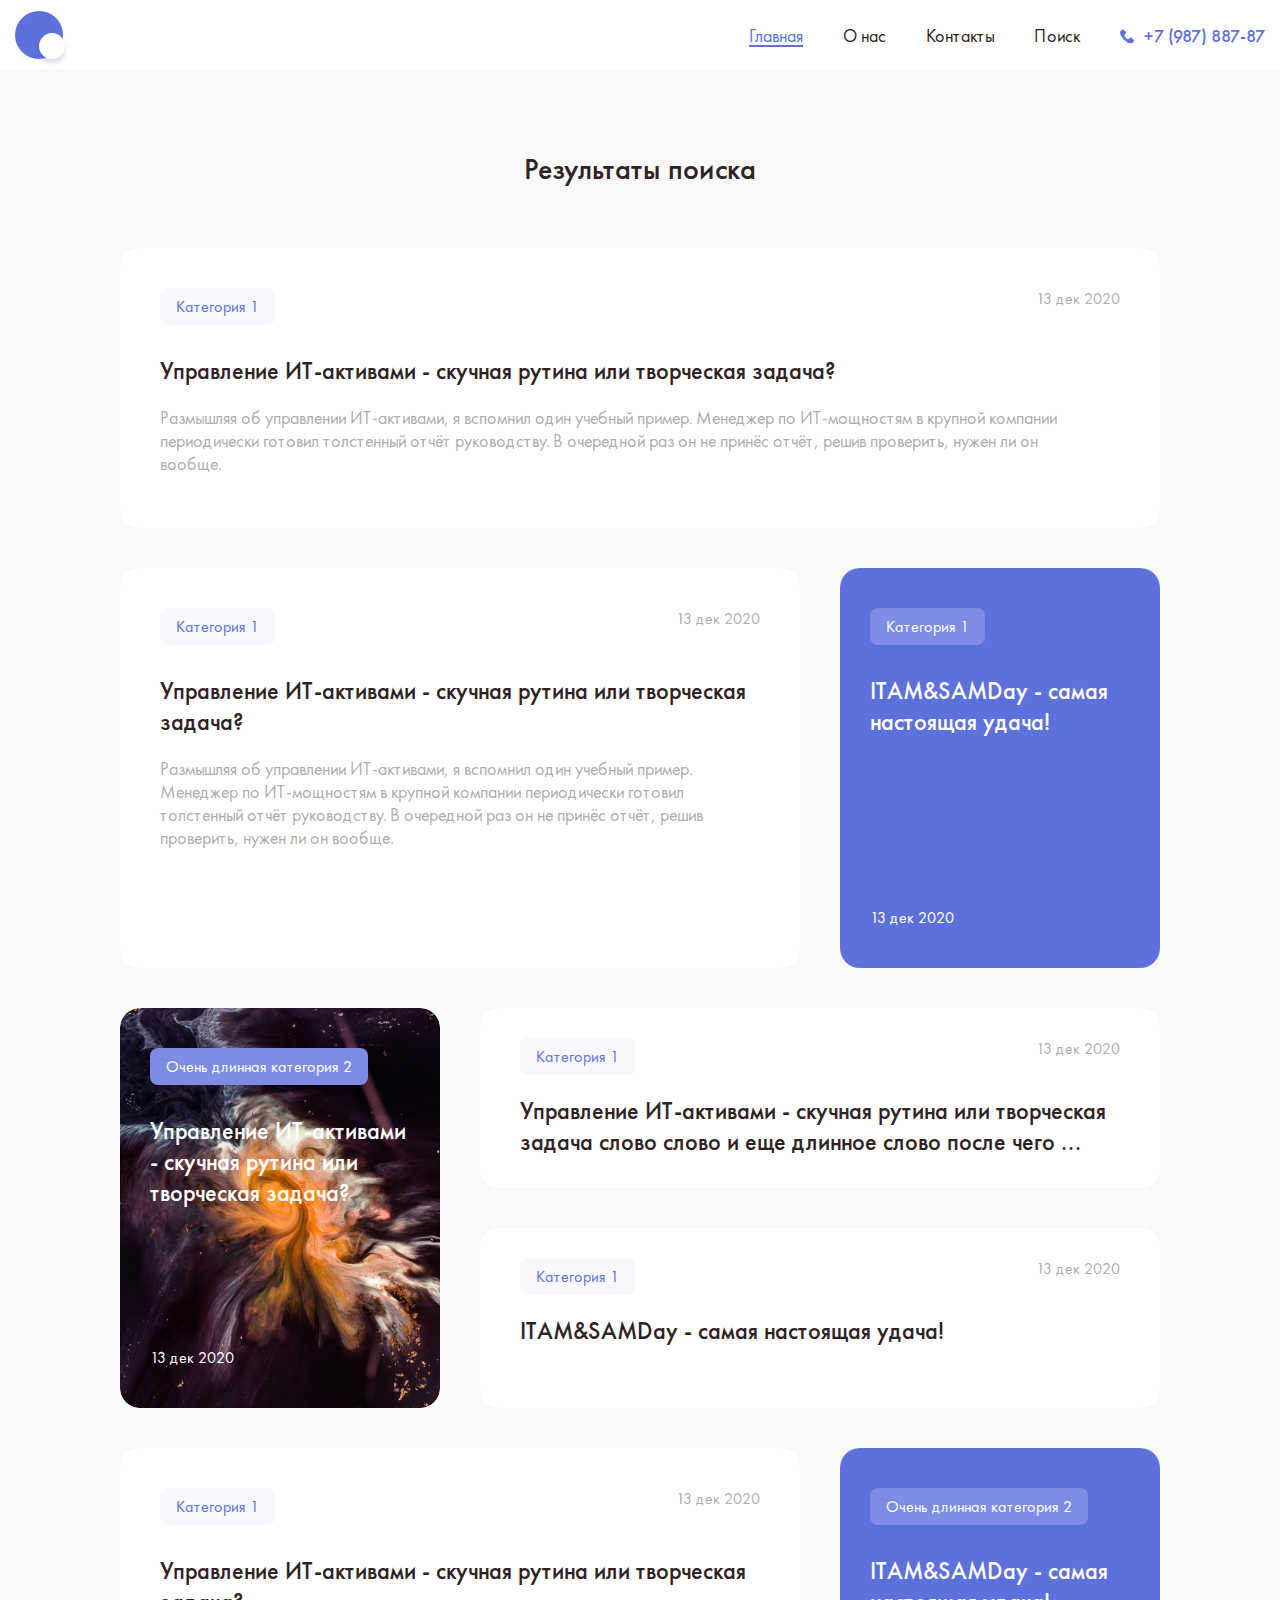
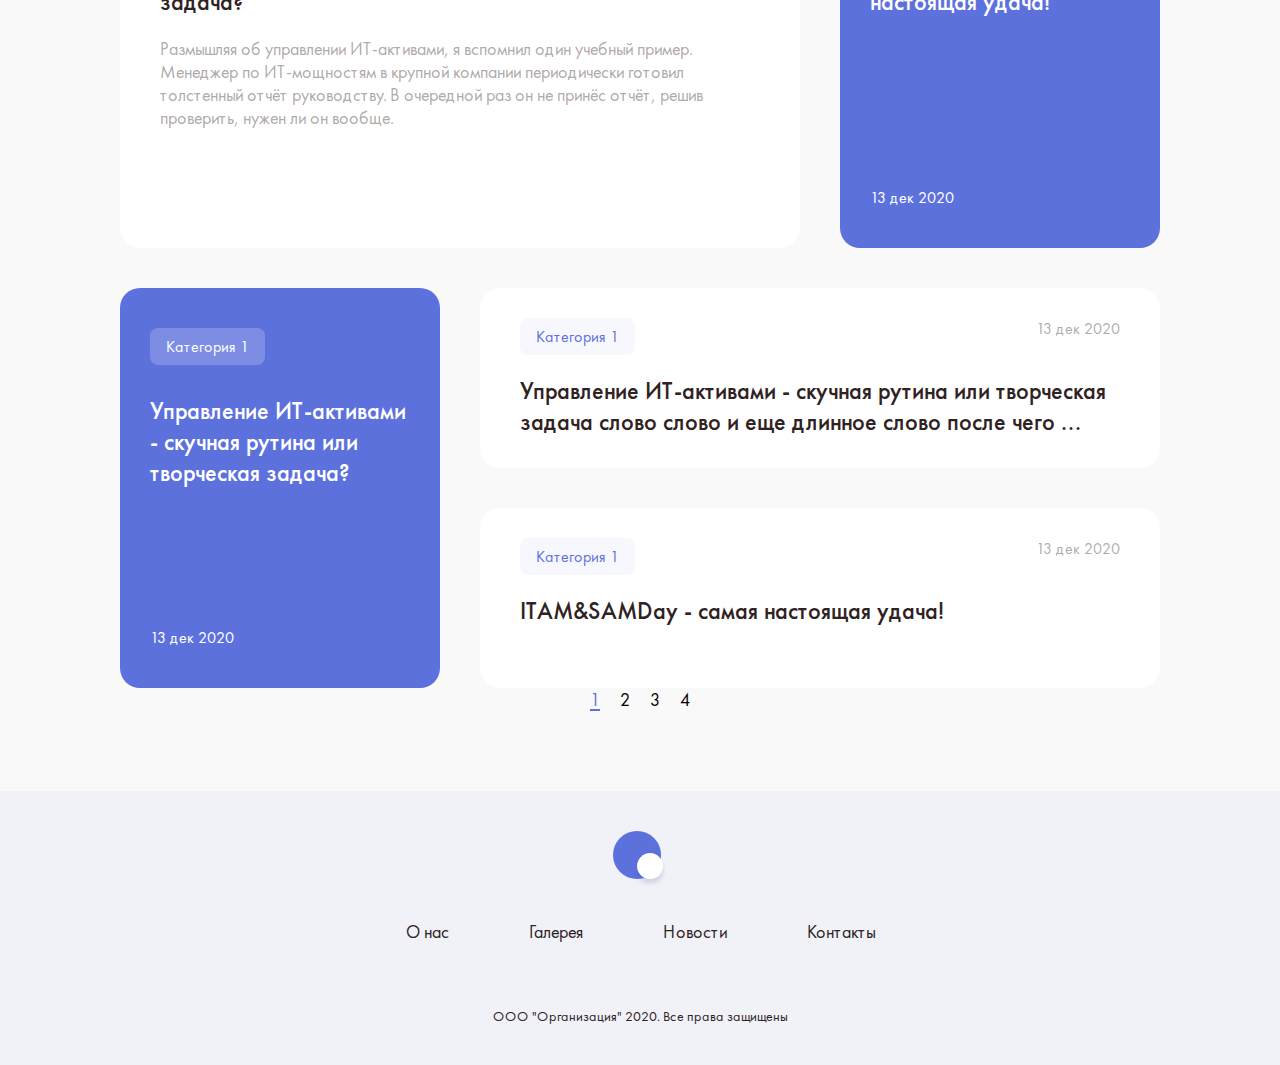
<file: search.html>
<!DOCTYPE html>
<html lang="en">

<head>
    <meta charset="UTF-8">
    <meta name="viewport" content="width=device-width, initial-scale=1.0">
    <title>Поиск | Блог</title>
    <link rel="stylesheet" href="css/normalize.css">
    <link rel="stylesheet" href="css/style.css">
    <link rel="stylesheet" href="css/search.css">
    <link rel="stylesheet" href="css/media.css">
</head>

<body>
    <header class="header">
        <div class="container header__container">
            <a class="logo header__logo">
                <img src="image/logo.svg" alt="Логотип">
            </a>
            <div class="header__right">
                <nav class="nav header__nav">
                    <ul class="nav__list list-reset header__nav__list">
                        <li class="nav__item"><a class="nav__link nav__link--current">Главная</a></li>
                        <li class="nav__item"><a href="#" class="nav__link">О нас</a></li>
                        <li class="nav__item"><a href="contact.html" class="nav__link">Контакты</a></li>
                        <li class="nav__item"><a href="#" class="nav__link">Поиск</a></li>
                    </ul>
                </nav>
                <a href="tel:+798788787" class="phone">+7 (987) 887-87</a>
            </div>
        </div>
    </header>
    <main class="main">
        <section class="search-blocks">
            <div class="container search-blocks__container">
                <h1 class="search-blocks__title blog-title">Результаты поиска</h1>
                <div class="posts">
                    <article class="blog-post blog-post--main">
                        <a href="#" class="blog-post__category">Категория 1</a>
                        <h3 class="blog-post__title blog-title">
                            <a href="#" class="blog-post__link"> Управление ИТ-активами - скучная рутина или творческая
                                задача?</a>
                        </h3>
                        <p class="blog-post__descr">
                            Размышляя об управлении ИТ-активами, я вспомнил один учебный пример. Менеджер по
                            ИТ-мощностям
                            в крупной компании периодически готовил толстенный отчёт руководству. В очередной раз он не
                            принёс
                            отчёт, решив проверить, нужен ли он вообще.
                        </p>
                        <time class="blog-post__date">13 дек 2020</time>
                    </article>
                    <ul class="post-grid list-reset">
                        <li class="post-grid__item">
                            <article class="blog-post">
                                <a href="#" class="blog-post__category">Категория 1</a>
                                <h3 class="blog-post__title blog-title">
                                    <a href="#" class="blog-post__link"> Управление ИТ-активами - скучная рутина или
                                        творческая задача?</a>
                                </h3>
                                <p class="blog-post__descr">
                                    Размышляя об управлении ИТ-активами, я вспомнил один учебный пример. Менеджер по
                                    ИТ-мощностям
                                    в крупной компании периодически готовил толстенный отчёт руководству. В очередной
                                    раз он не принёс
                                    отчёт, решив проверить, нужен ли он вообще.
                                </p>
                                <time class="blog-post__date">13 дек 2020</time>
                            </article>
                        </li>
                        <li class="post-grid__item">
                            <article class="blog-post">
                                <a href="#" class="blog-post__category">Категория 1</a>
                                <h3 class="blog-post__title blog-title">
                                    <a href="#" class="blog-post__link">ITAM&SAMDay - самая настоящая удача!</a>
                                </h3>
                                <time class="blog-post__date">13 дек 2020</time>
                            </article>
                        </li>
                        <li class="post-grid__item" style="background-image: url('');">
                            <article class="blog-post" style="background-image: url(/image/post_img.jpg);">
                                <a href="#" class="blog-post__category">Очень длинная категория 2</a>
                                <h3 class="blog-post__title blog-title">
                                    <a href="#" class="blog-post__link">
                                        Управление ИТ-активами - скучная рутина или творческая задача?
                                    </a>
                                </h3>
                                <time class="blog-post__date">13 дек 2020</time>
                            </article>
                        </li>
                        <li class="post-grid__item">
                            <article class="blog-post">
                                <a href="#" class="blog-post__category">Категория 1</a>
                                <h3 class="blog-post__title blog-title">
                                    <a href="#" class="blog-post__link">
                                        Управление ИТ-активами - скучная рутина или творческая задача
                                        слово слово и еще длинное слово после чего ...
                                    </a>
                                </h3>
                                <p class="blog-post__descr">
                                    Размышляя об управлении ИТ-активами, я вспомнил один учебный пример. Менеджер по
                                    ИТ-мощностям
                                    в крупной компании периодически готовил толстенный отчёт руководству. В очередной
                                    раз он не принёс
                                    отчёт, решив проверить, нужен ли он вообще.
                                </p>
                                <time class="blog-post__date">13 дек 2020</time>
                            </article>
                        </li>
                        <li class="post-grid__item">
                            <article class="blog-post">
                                <a href="#" class="blog-post__category">Категория 1</a>
                                <h3 class="blog-post__title blog-title">
                                    <a href="#" class="blog-post__link">ITAM&SAMDay - самая настоящая удача! </a>
                                </h3>
                                <time class="blog-post__date">13 дек 2020</time>
                            </article>
                        </li>
                        <li class="post-grid__item" style="background-image: url('');">
                            <article class="blog-post">
                                <a href="#" class="blog-post__category">Категория 1</a>
                                <h3 class="blog-post__title blog-title">
                                    <a href="#" class="blog-post__link">
                                        Управление ИТ-активами - скучная рутина или творческая задача?
                                    </a>
                                </h3>
                                <p class="blog-post__descr">
                                    Размышляя об управлении ИТ-активами, я вспомнил один учебный пример. Менеджер по
                                    ИТ-мощностям
                                    в крупной компании периодически готовил толстенный отчёт руководству. В очередной
                                    раз он не принёс
                                    отчёт, решив проверить, нужен ли он вообще.
                                </p>
                                <time class="blog-post__date">13 дек 2020</time>
                            </article>
                        </li>
                        <li class="post-grid__item">
                            <article class="blog-post">
                                <a href="#" class="blog-post__category">Очень длинная категория 2</a>
                                <h3 class="blog-post__title blog-title">
                                    <a href="#" class="blog-post__link">ITAM&SAMDay - самая настоящая удача!</a>
                                </h3>
                                <time class="blog-post__date">13 дек 2020</time>
                            </article>
                        </li>
                        <li class="post-grid__item">
                            <article class="blog-post">
                                <a href="#" class="blog-post__category">Категория 1</a>
                                <h3 class="blog-post__title blog-title">
                                    <a href="#" class="blog-post__link">
                                        Управление ИТ-активами - скучная рутина или творческая задача?
                                    </a>
                                </h3>
                                <time class="blog-post__date">13 дек 2020</time>
                            </article>
                        </li>
                        <li class="post-grid__item" style="background-image: url('');">
                            <article class="blog-post">
                                <a href="#" class="blog-post__category">Категория 1</a>
                                <h3 class="blog-post__title blog-title">
                                    <a href="#" class="blog-post__link">
                                        Управление ИТ-активами - скучная рутина или творческая задача
                                        слово слово и еще длинное слово после чего ...
                                    </a>
                                </h3>
                                <time class="blog-post__date">13 дек 2020</time>
                            </article>
                        </li>
                        <li class="post-grid__item">
                            <article class="blog-post">
                                <a href="#" class="blog-post__category">Категория 1</a>
                                <h3 class="blog-post__title blog-title">
                                    <a href="#" class="blog-post__link">ITAM&SAMDay - самая настоящая удача!</a>
                                </h3>
                                <time class="blog-post__date">13 дек 2020</time>
                            </article>
                        </li>
                    </ul>
                    <ul class="pagination list-reset">
                        <li class="pagination__item">
                            <a href="" class="pagination__link pagination__link--current">1</a>
                        </li>
                        <li class="pagination__item">
                            <a href="" class="pagination__link">2</a>
                        </li>
                        <li class="pagination__item">
                            <a href="" class="pagination__link">3</a>
                        </li>
                        <li class="pagination__item">
                            <a href="" class="pagination__link">4</a>
                        </li>
                    </ul>
                </div>
            </div>
        </section>
    </main>
    <footer class="footer">
        <div class="container footer__container">
            <a class="logo footer__logo">
                <img src="image/logo.svg" alt="Логотип">
            </a>
            <nav class="nav footer__nav">
                <ul class="nav__list list-reset">
                    <li class="nav__item"><a href="#" class="nav__link">О нас</a></li>
                    <li class="nav__item"><a href="#" class="nav__link">Галерея</a></li>
                    <li class="nav__item"><a href="#" class="nav__link">Новости</a></li>
                    <li class="nav__item"><a href="#" class="nav__link">Контакты</a></li>
                </ul>
            </nav>
            <small class="footer__copy">ООО "Организация" 2020. Все права защищены</small>
        </div>
    </footer>
</body>

</html>
</file>
<file: css/style.css>
@import url(burger.css);

@font-face {
    font-family: 'Futura PT';
    src: url('../fonts/FuturaPTBook.woff2') format('woff2'), url('../fonts/FuturaPTBook.woff') format('woff');
    font-display: swap;
    font-weight: 400;
    font-style: normal;
}

@font-face {
    font-family: 'Futura PT';
    src: url('../fonts/FuturaPTMedium.woff2') format('woff2'), url('../fonts/FuturaPTMedium.woff') format('woff');
    font-display: swap;
    font-weight: 500;
    font-style: normal;
}

* {
    box-sizing: border-box;
}

a {
    color: inherit;
    text-decoration: none;
}

img {
    max-width: 100%;
}

.list-reset {
    margin: 0;
    padding: 0;
    list-style-type: none;
}

.btn-reset {
    padding: 0;
    border: none;
    background-color: transparent;
    cursor: pointer;
}

:root {
    --accent-color: #5d71dd;
    --dark-color: #2f2222;
    --grid-gap: 40px;
}

body {
    overflow-anchor: none;
    margin: 0;
    font-family: 'Futura PT', sans-serif;
    font-weight: 400;
    background-color: #f9f9f9;
}

.container {
    max-width: 1430px;
    padding: 0 15px;
    margin: 0 auto;
    position: relative;
}

.visually-hidden {
    position: absolute !important;
    clip: rect(1px 1px 1px 1px); /* IE6, IE7 */
    clip: rect(1px, 1px, 1px, 1px);
    padding: 0 !important;
    border: 0 !important;
    height: 1px !important;
    width: 1px !important;
    overflow: hidden;
}

.blog-title {
    margin: 0;
    font-weight: 500;
    font-size: 24px;
    line-height: 31px;
    color: var(--dark-color);
}

.form-input {
    width: 100%;
    border-radius: 20px;
    background: #f5f5f5;
    padding-left: 30px;
    height: 50px;
    font-family: 'Futura PT', sans-serif;
    font-weight: 400;
    font-size: 18px;
    line-height: 23px;
    color: rgba(47, 34, 34, 0.4);
    border: none;
    display: block;
}

.form-btn {
    width: 100%;
    border-radius: 20px;
    height: 50px;
    background-color: var(--accent-color);
    font-family: 'Futura PT', sans-serif;
    font-weight: 400;
    font-size: 18px;
    line-height: 23px;
    color: #fff;
    display: flex;
    align-items: center;
    justify-content: center;
}

.form-btn span {
    margin-right: 12px;
}

/*=== HEADER ===*/
.header {
    position: relative;
    padding-top: 6px;
    padding-bottom: 4px;
    background-color: #fff;
}

.header__container {
    display: flex;
    align-items: center;
    justify-content: space-between;
}

.header__logo {
    transform: translateY(5px);
}

.header__right {
    display: flex;
    align-items: center;
    transition: transform 0.5s ease-in;
}

.header__nav {
    margin-right: var(--grid-gap);
}

.nav__list {
    display: flex;
    align-items: center;
}

.nav__item:not(:last-child) {
    margin-right: var(--grid-gap);
}

.nav__link {
    position: relative;
    font-size: 18px;
    color: var(--dark-color);
}

.nav__link--current {
    color: var(--accent-color);
}

.nav__link--current::after {
    content: '';
    position: absolute;
    left: 0;
    bottom: 0;
    width: 100%;
    height: 2px;
    background-color: currentColor;
}

.phone {
    font-size: 18px;
    color: var(--accent-color);
    font-weight: 500;
    background-image: url('../image/phone-call\ .svg');
    background-position: left center;
    background-repeat: no-repeat;
    padding-left: 24px;
}

.banner {
    height: 300px;
    background-image: url(../image/banner.jpg);
    background-position: center;
    background-repeat: no-repeat;
    background-size: cover;
}

/*=== CONTENT===*/

.content {
    padding-top: var(--grid-gap);
    padding-bottom: 110px;
}

.content__container {
    display: grid;
    grid-template-columns: repeat(4, 1fr);
    gap: var(--grid-gap);
}

.posts {
    grid-column: 3 span;
}

.post-grid {
    margin-bottom: 90px;
    display: grid;
    grid-template-columns: repeat(3, 1fr);
    grid-template-rows: repeat(8, 180px);
    gap: var(--grid-gap);
}

.blog-post {
    position: relative;
    padding: var(--grid-gap);
    width: 100%;
    height: 100%;
    background: #fff;
    background-repeat: no-repeat;
    background-size: cover;
    background-position: center;
    border-radius: 20px;
    transition: background 0.3s ease-in-out, box-shadow 0.3s ease-in-out;
}

.blog-post__category {
    position: relative;
    z-index: 5;
    margin-bottom: 30px;
    display: inline-block;
    padding: 8px 16px;
    background: #f7f8fd;
    border-radius: 8px;
    font-size: 16px;
    line-height: 21px;
    color: var(--accent-color);
}

.blog-post__title {
    margin-bottom: 20px;
}

.blog-post:hover a,
.post-grid__item:hover .blog-post__date {
    color: var(--dark-color);
}

.blog-post__link::before {
    content: '';
    position: absolute;
    left: 0;
    right: 0;
    top: 0;
    bottom: 0;
}

.blog-post__descr {
    margin: 0;
    padding-right: var(--grid-gap);
    font-size: 18px;
    line-height: 23px;
    color: rgba(47, 34, 34, 0.4);
}

.blog-post__date {
    position: absolute;
    right: var(--grid-gap);
    top: var(--grid-gap);
    font-size: 16px;
    line-height: 21px;
    color: rgba(47, 34, 34, 0.4);
}

.blog-post--main {
    height: 280px;
    margin-bottom: var(--grid-gap);
}

.post-grid__item:nth-child(5n + 1) {
    grid-column: 2 span;
    grid-row: 2 span;
}

.post-grid__item:nth-child(5n + 2) {
    grid-row: 2 span;
    border-radius: 20px;
}

.post-grid__item:nth-child(5n + 3) {
    grid-row: 2 span;
    border-radius: 20px;
}

.post-grid__item:nth-child(5n + 4) {
    grid-column: 2 span;
}

.post-grid__item:nth-child(5n + 5) {
    grid-column: 2 span;
}

.post-grid__item:nth-child(5n + 2) .blog-post {
    background: var(--accent-color);
    padding-left: 30px;
    padding-right: 30px;
}

.post-grid__item:nth-child(5n + 2) .blog-post__category {
    background-color: #7d8de4;
    color: #fff;
}

.post-grid__item:nth-child(5n + 2) .blog-post__title {
    color: #fff;
}

.post-grid__item:nth-child(5n + 2) .blog-post__date {
    top: auto;
    right: auto;
    bottom: var(--grid-gap);
    left: 30px;
    color: #fff;
}

.post-grid__item:nth-child(5n + 3) .blog-post {
    background: var(--accent-color);
    padding-left: 30px;
    padding-right: 30px;
}

.post-grid__item:nth-child(5n + 3) .blog-post__category {
    background: #7d8de4;
    color: #fff;
}

.post-grid__item:nth-child(5n + 3) .blog-post__title {
    color: #fff;
}

.post-grid__item:nth-child(5n + 3) .blog-post__date {
    top: auto;
    right: auto;
    bottom: var(--grid-gap);
    left: 30px;
    color: #fff;
}

.post-grid__item:nth-child(5n + 4) .blog-post,
.post-grid__item:nth-child(5n + 5) .blog-post {
    padding-top: 30px;
    padding-bottom: 30px;
}

.post-grid__item:nth-child(5n + 4) .blog-post__date,
.post-grid__item:nth-child(5n + 5) .blog-post__date {
    top: 30px;
}

.post-grid__item:nth-child(5n + 4) .blog-post__category,
.post-grid__item:nth-child(5n + 5) .blog-post__category {
    margin-bottom: 20px;
}

.post-grid__item:nth-child(5n + 4) .blog-post__descr,
.post-grid__item:nth-child(5n + 5) .blog-post__descr {
    display: none;
}

/*===PAGINATION===*/

.pagination {
    display: flex;
    align-items: center;
    justify-content: center;
}

.pagination__item:not(:last-child) {
    margin-right: 20px;
}

.pagination__link {
    position: relative;
    font-size: 18px;
    line-height: 23px;
    color: #000000;
}

.pagination__link--current {
    color: var(--accent-color);
}

.pagination__link--current::after {
    content: '';
    position: absolute;
    left: 0;
    bottom: 0;
    width: 100%;
    height: 2px;
    background-color: currentColor;
}

/*===SIDEBAR===*/

.popular-posts__article {
    padding: 0;
    background: transparent;
    padding-top: 9px;
    padding-bottom: 9px;
    border-radius: 0;
    border-bottom: 1px solid #e5e4e4;
}

.popular-posts__title {
    margin-bottom: 21px;
}

.popular-posts__article .blog-post__title {
    font-weight: 400;
    font-size: 18px;
    line-height: 23px;
    margin-bottom: 10px;
}

.popular-posts__article .blog-post__date {
    font-size: 18px;
    line-height: 23px;
    position: initial;
}

.popular-posts__item:last-child .popular-posts__article {
    border-bottom: 1px solid transparent;
}

.popular-posts {
    margin-bottom: 32px;
}

.subscribe {
    padding: var(--grid-gap) 30px;
    border-radius: 20px;
    background-color: #fff;
}

.subscribe__title {
    text-align: center;
    margin-bottom: 30px;
}

.sub-form__input {
    width: 100%;
    border-radius: 20px;
    background: #f5f5f5;
    padding-left: 30px;
    height: 50px;
    font-family: 'Futura PT', sans-serif;
    font-weight: 400;
    font-size: 18px;
    line-height: 23px;
    color: rgba(47, 34, 34, 0.4);
    border: none;
    display: block;
    margin-bottom: 20px;
}

/*===FOOTER===*/

.footer {
    padding: var(--grid-gap) 0;
    background-color: #f1f2f8;
}

.footer__container {
    display: flex;
    flex-direction: column;
    align-items: center;
}

.footer__logo {
    display: inline-block;
    margin-bottom: 30px;
}

.footer__nav {
    margin-bottom: 65px;
}

.footer__nav .nav__item:not(:last-child) {
    margin-right: 80px;
}

.footer__copy {
    font-size: 14px;
    line-height: 18px;
    color: var(--dark-color);
}

/*Hover*/

.blog-post:hover {
    background: #fff !important;
    box-shadow: 4px 8px 40px rgba(8, 24, 111, 0.2) !important;
    border-radius: 20px;
}

.post-grid__item:hover .blog-post__date {
    color: var(--dark-color);
}
.header-search {
    display: none;
    position: absolute;
    top: calc(100% + 80px);
    left: 50%;
    transform: translateX(-50%);
    background-color: #fff;
    border-radius: 20px;
    max-width: 1040px;
    width: 100%;
    padding: 25px 40px;
}

.header-search__close {
    position: absolute;
    width: 20px;
    height: 20px;
    top: -20px;
    right: -20px;
}

.header-search__close svg {
    width: 100%;
    height: 100%;
}

.header-search__form {
    display: flex;
    align-items: center;
}

.header-search__input {
    margin-right: 20px;
}

.header-search__btn {
    width: 196px;
}
</file>
<file: css/media.css>
@media (max-width: 1200px) {
    .container {
        max-width: 1200px;
    }
    .blog-title {
        font-size: 18px;
        line-height: 24px;
    }
    .sub-form {
        padding: 0 15px;
    }
}

@media (max-width: 1024px) {
    .container {
        max-width: 1024px;
    }
    .content__container {
        display: block;
    }
    .posts {
        margin-bottom: 50px;
    }
    .popular-posts__list {
        display: flex;
        justify-content: space-between;
    }
    .popular-posts__item {
        flex-grow: 1;
        max-width: 30%;
    }
    .popular-posts__article {
        border-bottom: 1px solid transparent;
    }
    .sub-form {
        padding: 0 20%;
        display: flex;
    }
    .sub-form__input {
        margin: 0 20px 0 0;
    }
    .contacts {
        padding: 70px 0;
    }
    .contacts__left {
        padding-left: 0;
    }
    .contacts__right {
        padding-right: 0;
    }
    .post-wrapper {
        margin-bottom: 50px;
    }
    .post-content__container {
        display: block;
    }
}

@media (max-width: 768px) {
    .container {
        max-width: 768px;
    }

    .toggle-sidebar {
        display: flex;
    }

    .header__right {
        flex-direction: column;
        margin-left: 0 !important;
        position: fixed;
        z-index: 120;
        height: 100vh;
        top: 0;
        left: 0;
        bottom: 0;
        background: #fff;
        padding: 20px;
        overflow-y: scroll;
        transform: translateX(-150%);
        transition: transform 0.5s ease-in;
    }

    .sidebar--mobile-active {
        transform: translateX(-0%);
    }

    .nav__list {
        flex-direction: column;
        align-items: flex-start;
    }

    .nav__item {
        margin-bottom: 20px;
    }

    .header-search {
        width: 90%;
    }

    .blog-post--main {
        height: auto;
    }
    .post-grid {
        display: block;
    }
    .post-grid__item:not(:last-child) {
        margin-bottom: 30px;
    }
    .popular-posts__list {
        display: block;
    }
    .popular-posts__item {
        max-width: none;
    }

    .sub-form {
        padding: 0 5%;
    }

    .subscribe__form {
        flex-direction: column;
    }

    .form-btn {
        margin-top: 30px;
    }
    .contacts-container {
        display: block;
    }
    .contacts__left {
        width: 100%;
        margin-bottom: 30px;
    }
    .contacts__right {
        width: 100%;
    }
    .post,
    .post-links {
        max-width: none;
    }
    .post-links {
        flex-direction: column;
    }
    .post-links__link--prev {
        margin-bottom: 20px;
    }
    .post-banner__container {
        border-radius: 0;
    }

    .footer__nav {
        display: none;
    }
}

@media (max-width: 375px) {
    .container {
        max-width: 375px;
    }
    .sub-form {
        padding: 0;
        display: block;
    }
    .sub-form__input {
        margin-right: 0;
        margin-bottom: 20px;
    }
    .contacts-form-wrapper {
        padding: 30px;
    }
}
</file>
<file: css/category.css>
.category-banner {
    height: 180px;
    background-color: #f1f2f8;
    display: flex;
    align-items: center;
    justify-content: center;
}

.category-banner__title {
    font-weight: 500;
    font-size: 30px;
    line-height: 38px;
    text-align: center;
    color: var(--accent-color);
}
</file>
<file: css/contact.css>
.contacts {
    padding: 140px 0;
}

.contacts-container {
    display: flex;
    justify-content: space-between;
} 

.contacts__left {
    width: calc(50% - 20px);
    padding-top: var(--grid-gap);
    padding-left: 120px;
}

.contacts__right {
    width: calc(50% - 20px);
    padding-right: 120px;
} 

.contacts__title {
    margin-bottom: 32px;
    font-size: 30px;
    line-height: 38px;
}

.contacts-form-wrapper {
    padding: 40px 60px;
    border-radius: 20px;
    background-color: #fff;
    box-shadow: 4px 8px 40px rgba(8, 24, 111, 0.2);
}

.contacts--phone {
    display: inline-block;
    margin-bottom: 20px;
    font-weight: 400;
}

.address {
    margin-bottom: var(--grid-gap);
    font-style: normal;
    font-weight: 400;
    font-size: 18px;
    line-height: 23px;
    padding-left: 25px;
    color: var(--accent-color); 
    background-image: url(../image/icons/check.svg);
    background-position: left center;
    background-repeat: no-repeat;
}

.social {
    display: flex;
    align-items: center;
}

.social__item:not(:last-child) {
    margin-right: 20px;
}

.social__link {
    display: block;
    width: 40px;
    height: 40px;
    background-position: center;
    background-repeat: no-repeat;
    background-size: cover;
}

.social__link--fb {
    background-image: url(../image/icons/facebook.svg);
}

.social__link--vk {
    background-image: url(../image/icons/vk.svg);
}

.social__link--inst {
    background-image: url(../image/icons/instagram.svg);
}

.social__link--tw {
    background-image: url(../image/icons/twitter.svg);
}

.callback-form__input {
    margin-bottom: 20px;
}

.callback-form__textarea {
    resize: none;
    margin-bottom: 20px;
    padding-top: 10px;
    height: 81px;
}
</file>
<file: css/post.css>
/*=== FULL POST ===*/

.post-banner {
    padding: var(--grid-gap) 0;
}

.post-banner__container {
    height: 300px;
    border-radius: 20px;
    overflow: hidden;
    padding: 0;
    max-width: 1400px;
    background-size: cover;
    background-repeat: no-repeat;
    background-position: center;
}

.post-content {
    padding-bottom: 100px;
}

.post-content__container {
    display: grid;
    grid-template-columns: repeat(4, 1fr);
    gap: var(--grid-gap);
}

.post-wrapper {
    grid-column: 3 span;
}

.post {
    max-width: 800px;
}

.post-meta {
    display: flex;
    align-items: center;
    margin-bottom: 30px;
}

.post-category {
    margin-right: 20px;
    display: inline-block;
    padding: 8px 16px;
    background: #f7f8fd;
    border-radius: 8px;
    font-size: 16px;
    line-height: 21px;
    color: var(--accent-color);
}

.post-day {
    font-size: 16px;
    line-height: 21px;
    color: rgba(47, 34, 34, 0.4);
}

.post-title {
    margin-bottom: 30px;
    font-size: 30px;
    line-height: 38px;
    color: #000;
}

.post p {
    margin: 0 0 20px;
    font-weight: 400;
    font-size: 18px;
    line-height: 23px;
    color: #000;
}

.post img {
    display: inline-block;
    object-fit: cover;
    border-radius: 20px;
    margin-bottom: 20px;
}

.post-links {
    padding-top: 35px;
    display: flex;
    align-items: center;
    justify-content: space-between;
    max-width: 800px;
}

.post-links__link {
    display: inline-flex;
    align-items: center;
    padding: 0 17px;
    height: 43px;
    background: rgba(93, 113, 221, 0.05);
    border-radius: 8px;
    font-size: 18px;
    color: var(--accent-color);
}

.post-links__link--prev svg,
.post-links__link--next span  {
    margin-right: 11px;
}
</file>
<file: css/search.css>
.search-blocks {
    padding: 80px 0;
}

.search-blocks__title {
    font-size: 30px;
    line-height: 38px;
    text-align: center;
    margin-bottom: 60px;
}

.search-blocks__container {
    max-width: 1070px;
}

.search-blocks .post-grid {
    margin-bottom: 0;
}

.not-found-text {
    display: block;
    font-size: 18px;
    line-height: 23px;
    text-align: center;
    color: rgba(47, 34, 34, 0.4);
}

.footer-bottom {
    min-height: 100vh;
    display: grid;
    grid-template-rows: auto 1fr auto;
    grid-template-columns: 100%;
}
</file>
